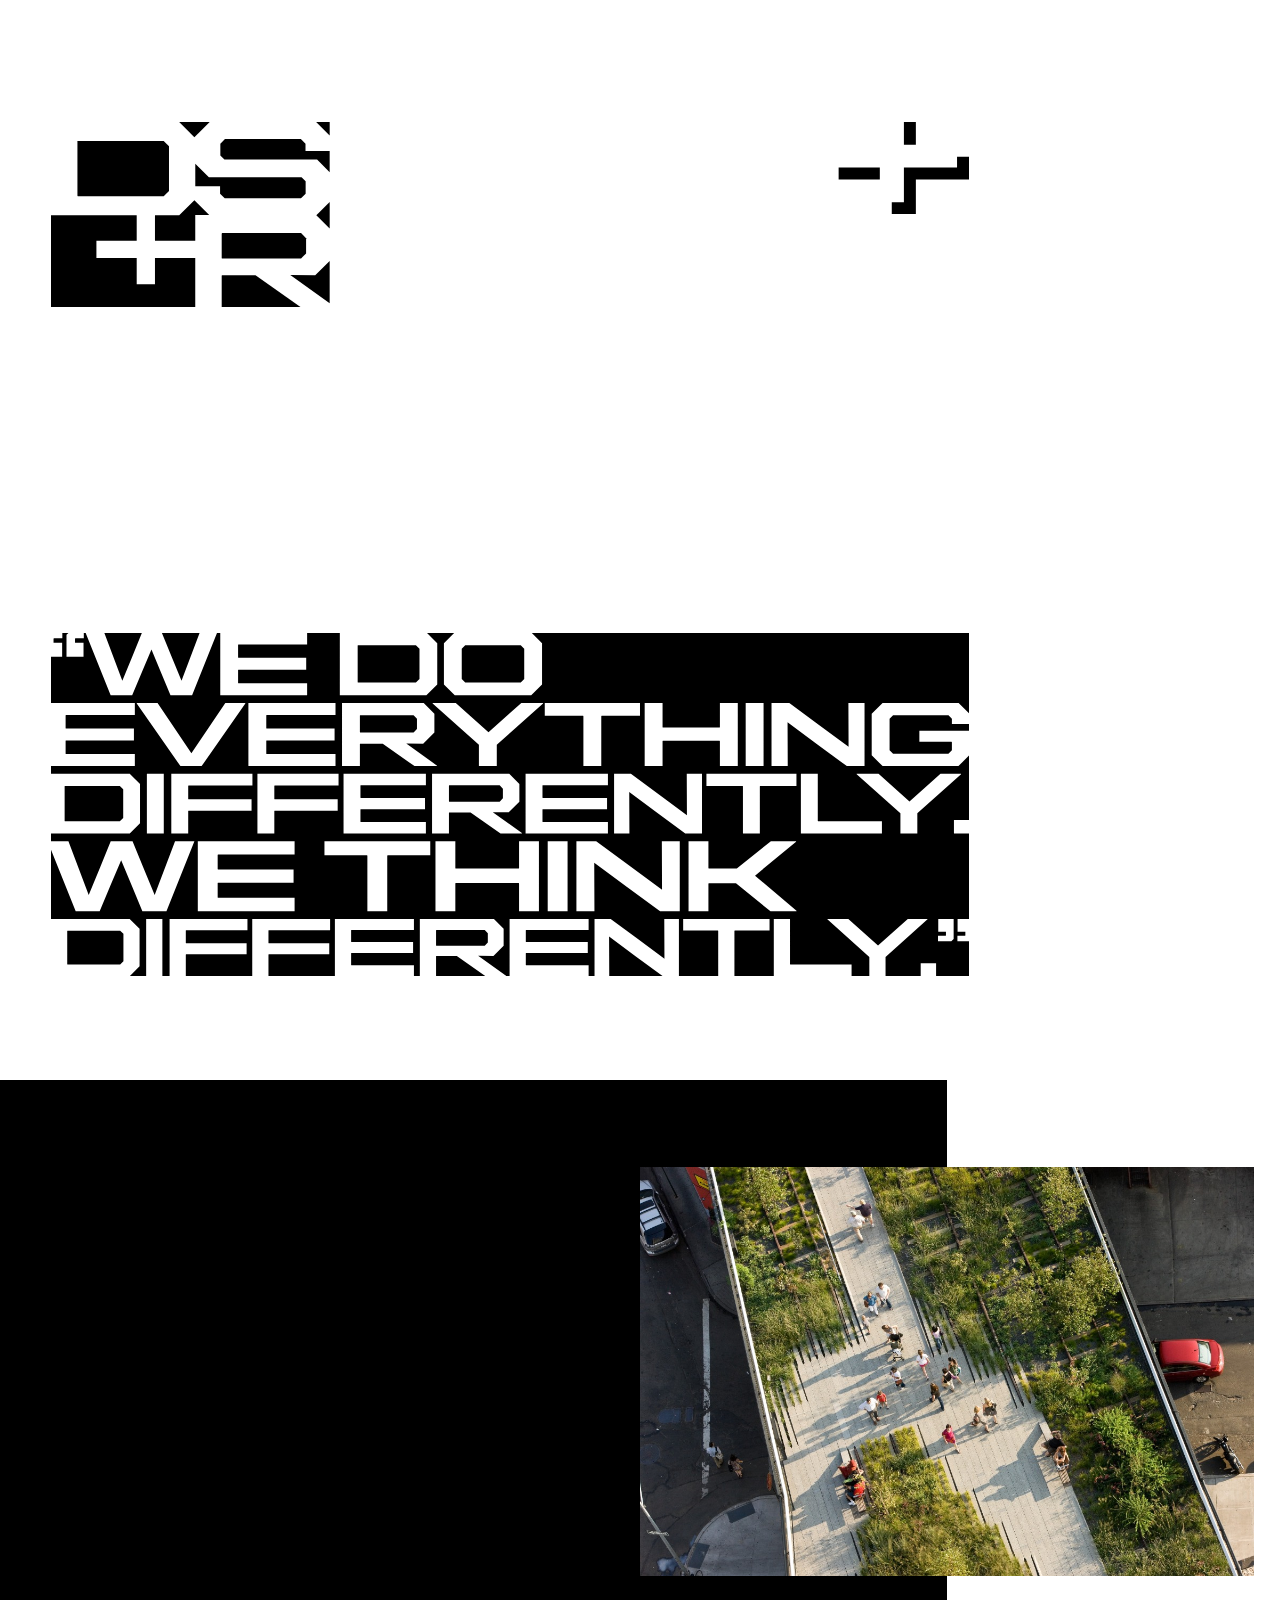
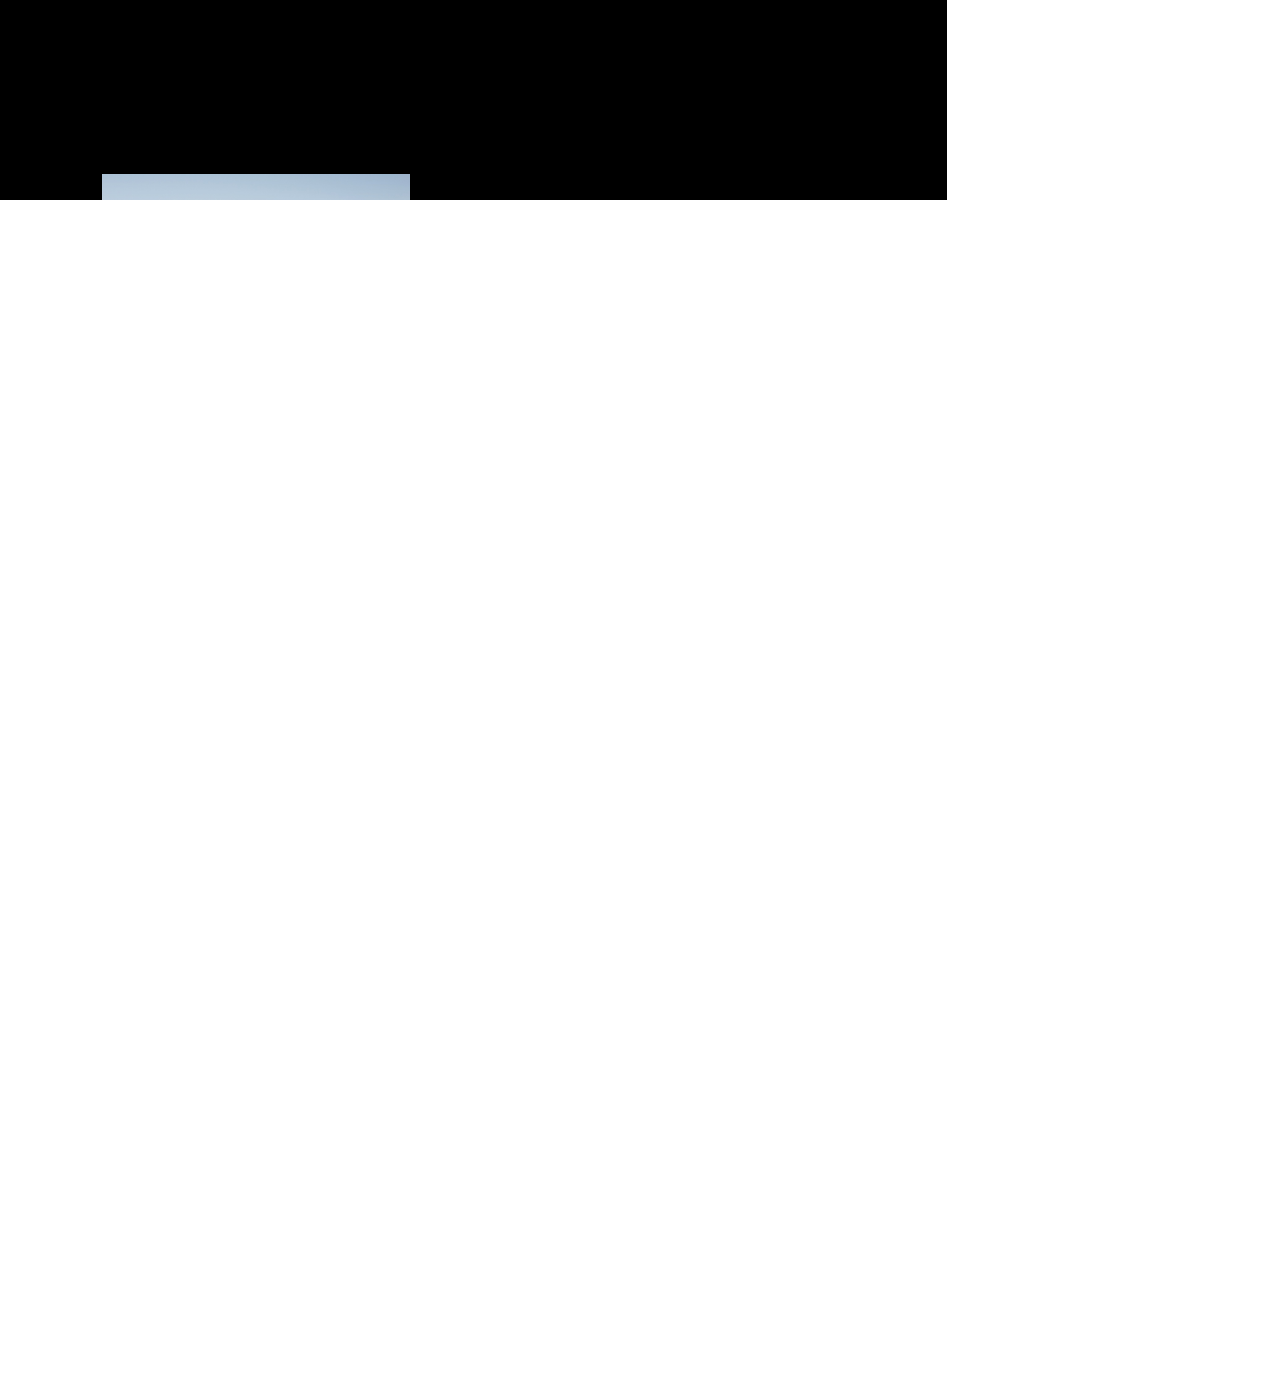
<file: index.html>
<!doctype html>
<html lang="en">
<head>
  <meta charset="utf-8">
  <meta name="viewport" content="width=device-width, initial-scale=1">
  <title>DS+R — Home</title>
  <link rel="stylesheet" href="css/style.css">
  <script src="js/script.js" defer></script>
</head>
<body>
  <main class="home-page" data-page="home">
    <header class="home-navigation">
      <img src="assets/home-nav.svg" alt="DS+R" class="home-nav-art">
      <a class="home-menu-link" href="menu.html" aria-label="Open menu">
        <span aria-hidden="true"></span>
      </a>
    </header>

    <img src="assets/home-quote.svg" alt="We do everything differently" class="home-quote">

    <section class="home-projects" aria-label="Featured projects">
      <div class="home-projects-background" aria-hidden="true"></div>
      <img src="assets/home-highline.jpg" alt="Aerial view of the High Line" class="home-high-line" data-home-carousel="primary">
      <img src="assets/broad-expansion.png" alt="The Broad expansion" class="home-broad">
      <img src="assets/home-columbia.jpg" alt="Columbia University campus" class="home-museum" data-home-carousel="secondary">
      <button class="home-pagination home-pagination-highline" type="button" data-home-control="primary" aria-label="Show next featured project">
      </button>
      <button class="home-pagination home-pagination-museum" type="button" data-home-control="secondary" aria-label="Show next lower featured project">
      </button>
    </section>
  </main>
</body>
</html>
</file>
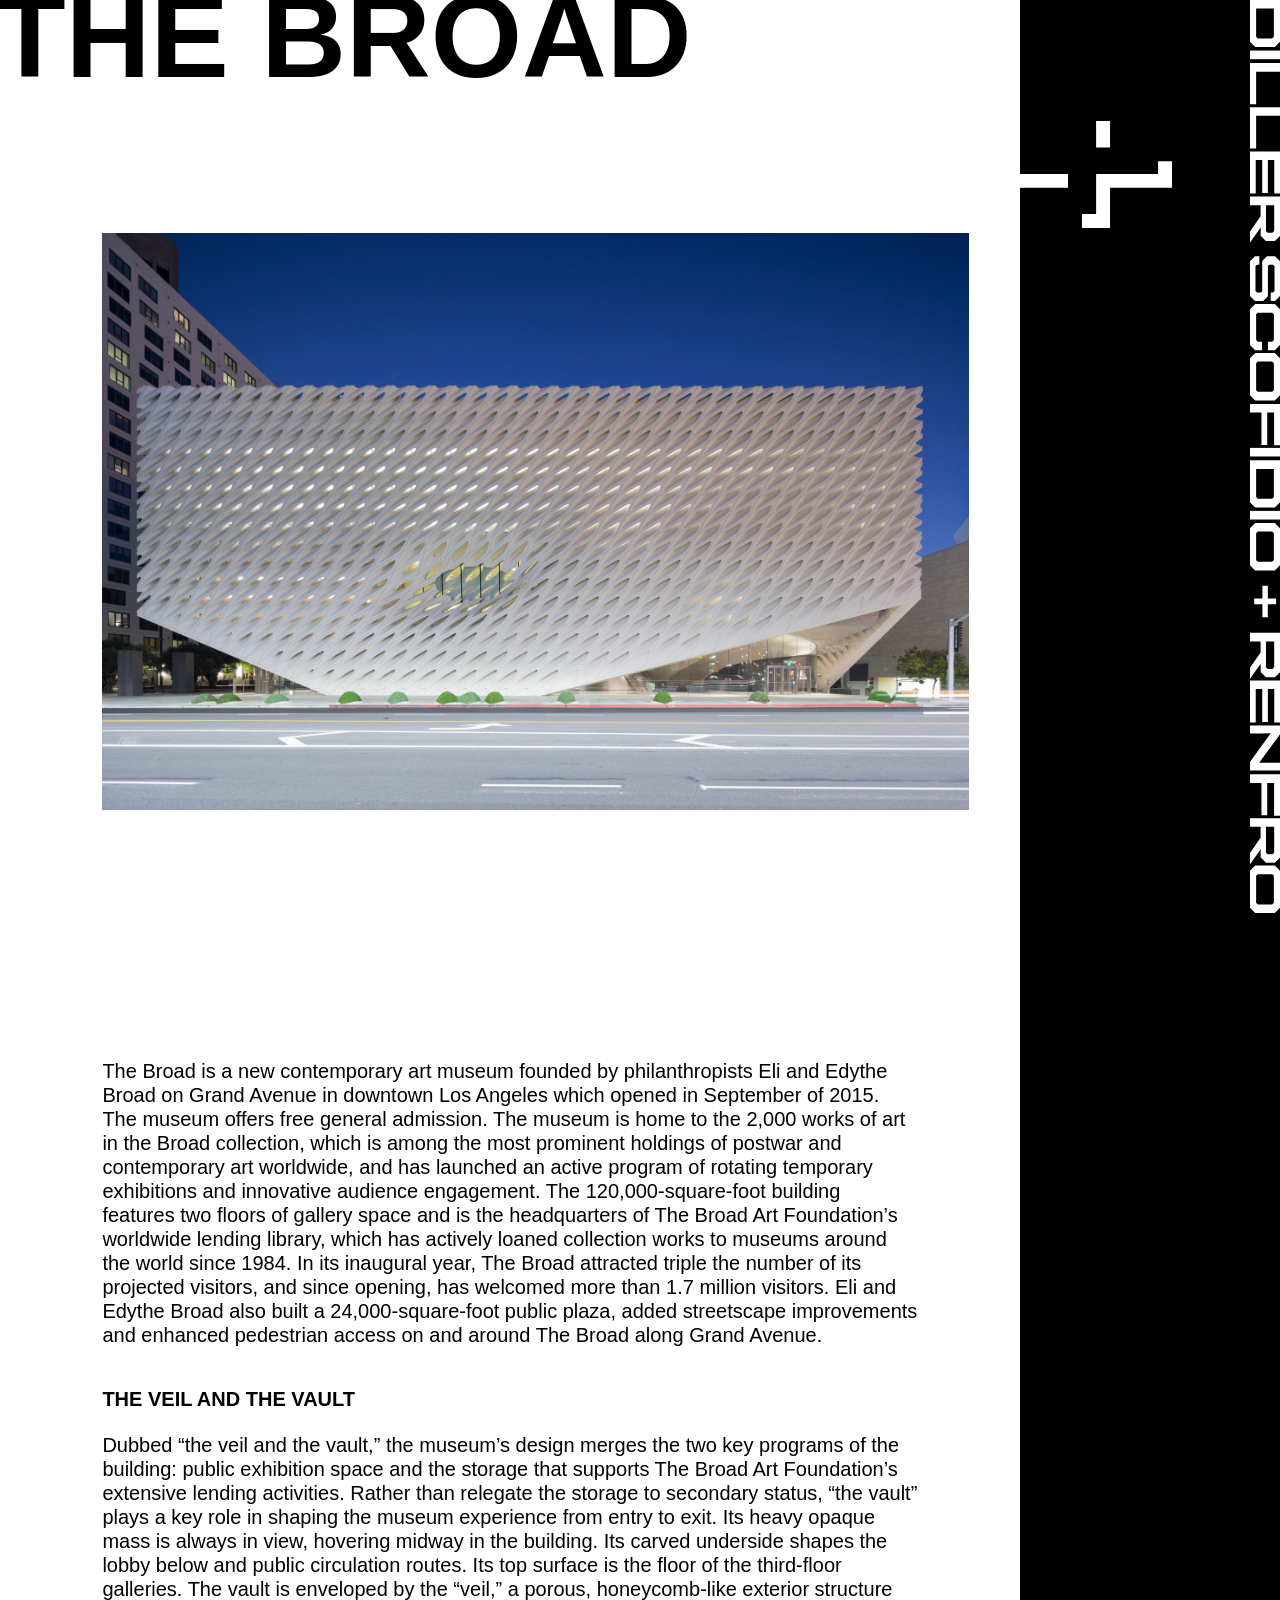
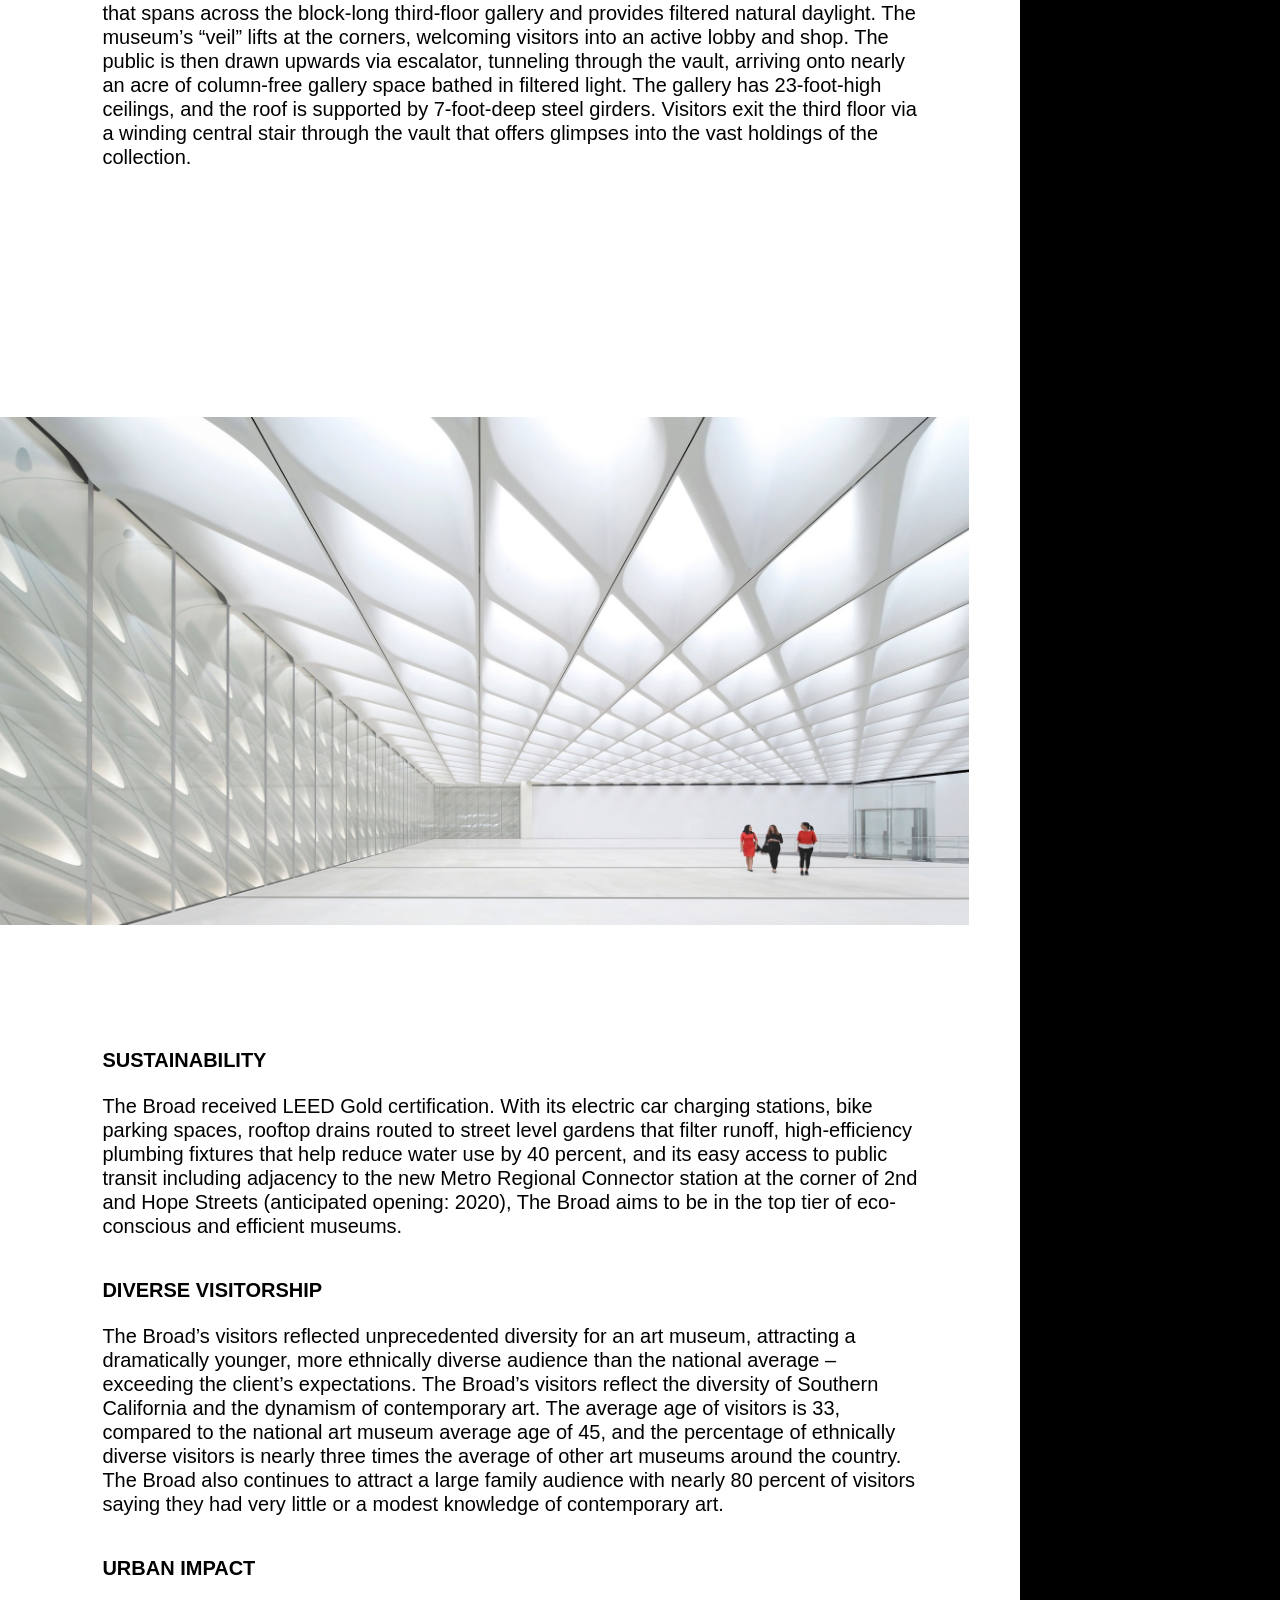
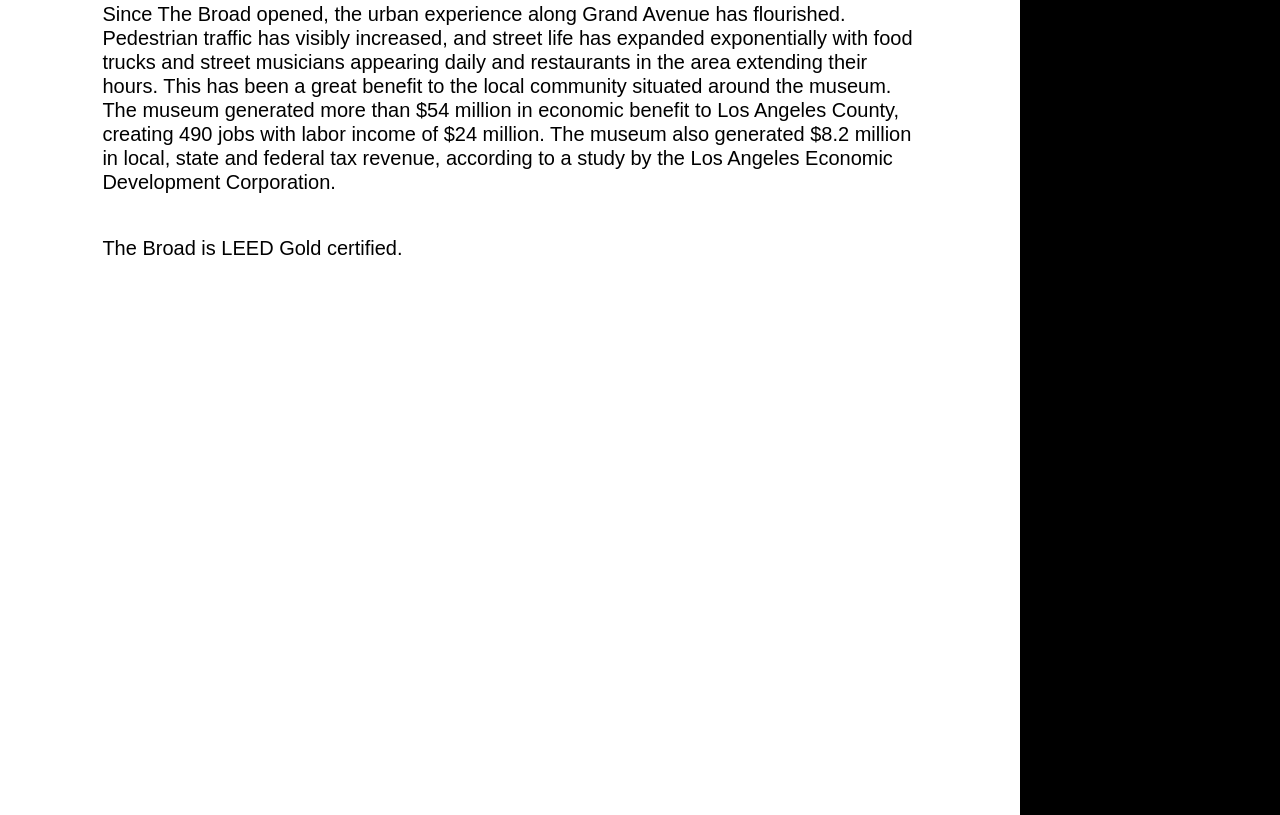
<file: broad.html>
<!doctype html>
<html lang="en">
<head>
  <meta charset="utf-8">
  <meta name="viewport" content="width=device-width, initial-scale=1">
  <title>DS+R — The Broad</title>
  <link rel="stylesheet" href="css/style.css">
</head>
<body>
  <main class="broad-page">
    <article class="broad-content">
      <h1 class="broad-title">The Broad</h1>
      <div class="broad-location">Los Angeles, CA</div>
      <img class="broad-exterior" src="assets/broad/exterior.png" alt="The Broad museum exterior">

      <div class="broad-copy broad-copy-first">
        <p>The Broad is a new contemporary art museum founded by philanthropists Eli and Edythe Broad on Grand Avenue in downtown Los Angeles which opened in September of 2015. The museum offers free general admission. The museum is home to the 2,000 works of art in the Broad collection, which is among the most prominent holdings of postwar and contemporary art worldwide, and has launched an active program of rotating temporary exhibitions and innovative audience engagement. The 120,000-square-foot building features two floors of gallery space and is the headquarters of The Broad Art Foundation’s worldwide lending library, which has actively loaned collection works to museums around the world since 1984. In its inaugural year, The Broad attracted triple the number of its projected visitors, and since opening, has welcomed more than 1.7 million visitors. Eli and Edythe Broad also built a 24,000-square-foot public plaza, added streetscape improvements and enhanced pedestrian access on and around The Broad along Grand Avenue.</p>

        <section>
          <h2>THE VEIL AND THE VAULT</h2>
          <p>Dubbed “the veil and the vault,” the museum’s design merges the two key programs of the building: public exhibition space and the storage that supports The Broad Art Foundation’s extensive lending activities. Rather than relegate the storage to secondary status, “the vault” plays a key role in shaping the museum experience from entry to exit. Its heavy opaque mass is always in view, hovering midway in the building. Its carved underside shapes the lobby below and public circulation routes. Its top surface is the floor of the third-floor galleries. The vault is enveloped by the “veil,” a porous, honeycomb-like exterior structure that spans across the block-long third-floor gallery and provides filtered natural daylight. The museum’s “veil” lifts at the corners, welcoming visitors into an active lobby and shop. The public is then drawn upwards via escalator, tunneling through the vault, arriving onto nearly an acre of column-free gallery space bathed in filtered light. The gallery has 23-foot-high ceilings, and the roof is supported by 7-foot-deep steel girders. Visitors exit the third floor via a winding central stair through the vault that offers glimpses into the vast holdings of the collection.</p>
        </section>
      </div>

      <div class="broad-copy broad-copy-second">
        <section>
          <h2>SUSTAINABILITY</h2>
          <p>The Broad received LEED Gold certification. With its electric car charging stations, bike parking spaces, rooftop drains routed to street level gardens that filter runoff, high-efficiency plumbing fixtures that help reduce water use by 40 percent, and its easy access to public transit including adjacency to the new Metro Regional Connector station at the corner of 2nd and Hope Streets (anticipated opening: 2020), The Broad aims to be in the top tier of eco-conscious and efficient museums.</p>
        </section>

        <section>
          <h2>DIVERSE VISITORSHIP</h2>
          <p>The Broad’s visitors reflected unprecedented diversity for an art museum, attracting a dramatically younger, more ethnically diverse audience than the national average – exceeding the client’s expectations. The Broad’s visitors reflect the diversity of Southern California and the dynamism of contemporary art. The average age of visitors is 33, compared to the national art museum average age of 45, and the percentage of ethnically diverse visitors is nearly three times the average of other art museums around the country. The Broad also continues to attract a large family audience with nearly 80 percent of visitors saying they had very little or a modest knowledge of contemporary art.</p>
        </section>

        <section>
          <h2>URBAN IMPACT</h2>
          <p>Since The Broad opened, the urban experience along Grand Avenue has flourished. Pedestrian traffic has visibly increased, and street life has expanded exponentially with food trucks and street musicians appearing daily and restaurants in the area extending their hours. This has been a great benefit to the local community situated around the museum. The museum generated more than $54 million in economic benefit to Los Angeles County, creating 490 jobs with labor income of $24 million. The museum also generated $8.2 million in local, state and federal tax revenue, according to a study by the Los Angeles Economic Development Corporation.</p>
        </section>

        <p>The Broad is LEED Gold certified.</p>
      </div>

      <img class="broad-interior" src="assets/broad/interior.png" alt="Interior of The Broad museum">
    </article>

    <aside class="broad-rail" aria-label="DS+R menu controls">
      <a class="menu-vertical-link" href="menu.html" aria-label="Open menu">
        <img class="menu-vertical" src="assets/broad/menu-vertical.svg" alt="">
      </a>
      <img class="side-name" src="assets/broad/side-name.svg" alt="DS+R">
    </aside>
  </main>
</body>
</html>
</file>
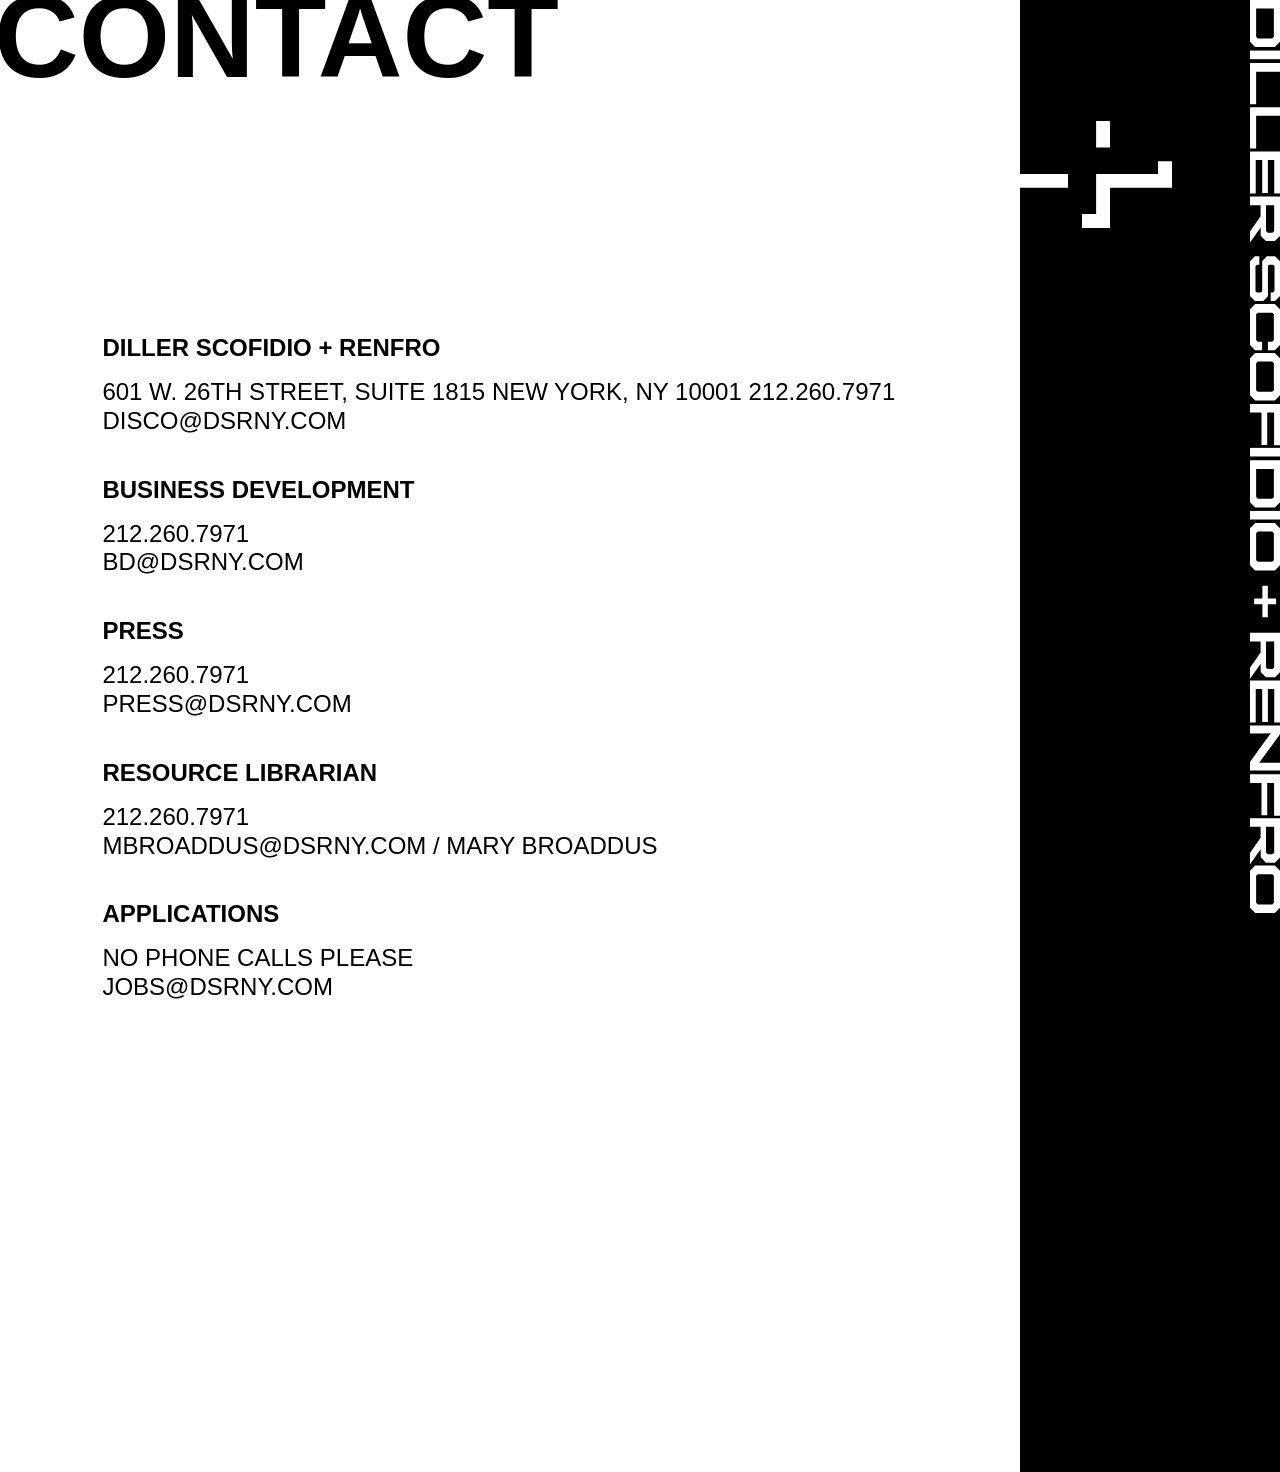
<file: contact.html>
<!doctype html>
<html lang="en">
<head>
  <meta charset="utf-8">
  <meta name="viewport" content="width=device-width, initial-scale=1">
  <title>DS+R — Contact</title>
  <link rel="stylesheet" href="css/style.css">
</head>
<body>
  <main class="contact-page">
    <article class="contact-content">
      <h1 class="contact-title">Contact</h1>
      <div class="contact-copy">
        <section>
          <h2>Diller Scofidio + Renfro</h2>
          <p>601 W. 26th Street, Suite 1815 New York, NY 10001 212.260.7971<br>disco@dsrny.com</p>
        </section>
        <section>
          <h2>Business Development</h2>
          <p>212.260.7971<br>bd@dsrny.com</p>
        </section>
        <section>
          <h2>Press</h2>
          <p>212.260.7971<br>press@dsrny.com</p>
        </section>
        <section>
          <h2>Resource Librarian</h2>
          <p>212.260.7971<br>mbroaddus@dsrny.com / Mary Broaddus</p>
        </section>
        <section>
          <h2>Applications</h2>
          <p>No phone calls please<br>jobs@dsrny.com</p>
        </section>
      </div>
    </article>

    <aside class="contact-rail" aria-label="DS+R menu controls">
      <a class="menu-vertical-link" href="menu.html" aria-label="Open menu">
        <img class="menu-vertical" src="assets/contact/menu-vertical.svg" alt="">
      </a>
      <img class="side-name" src="assets/contact/side-name.svg" alt="DS+R">
    </aside>
  </main>
</body>
</html>
</file>
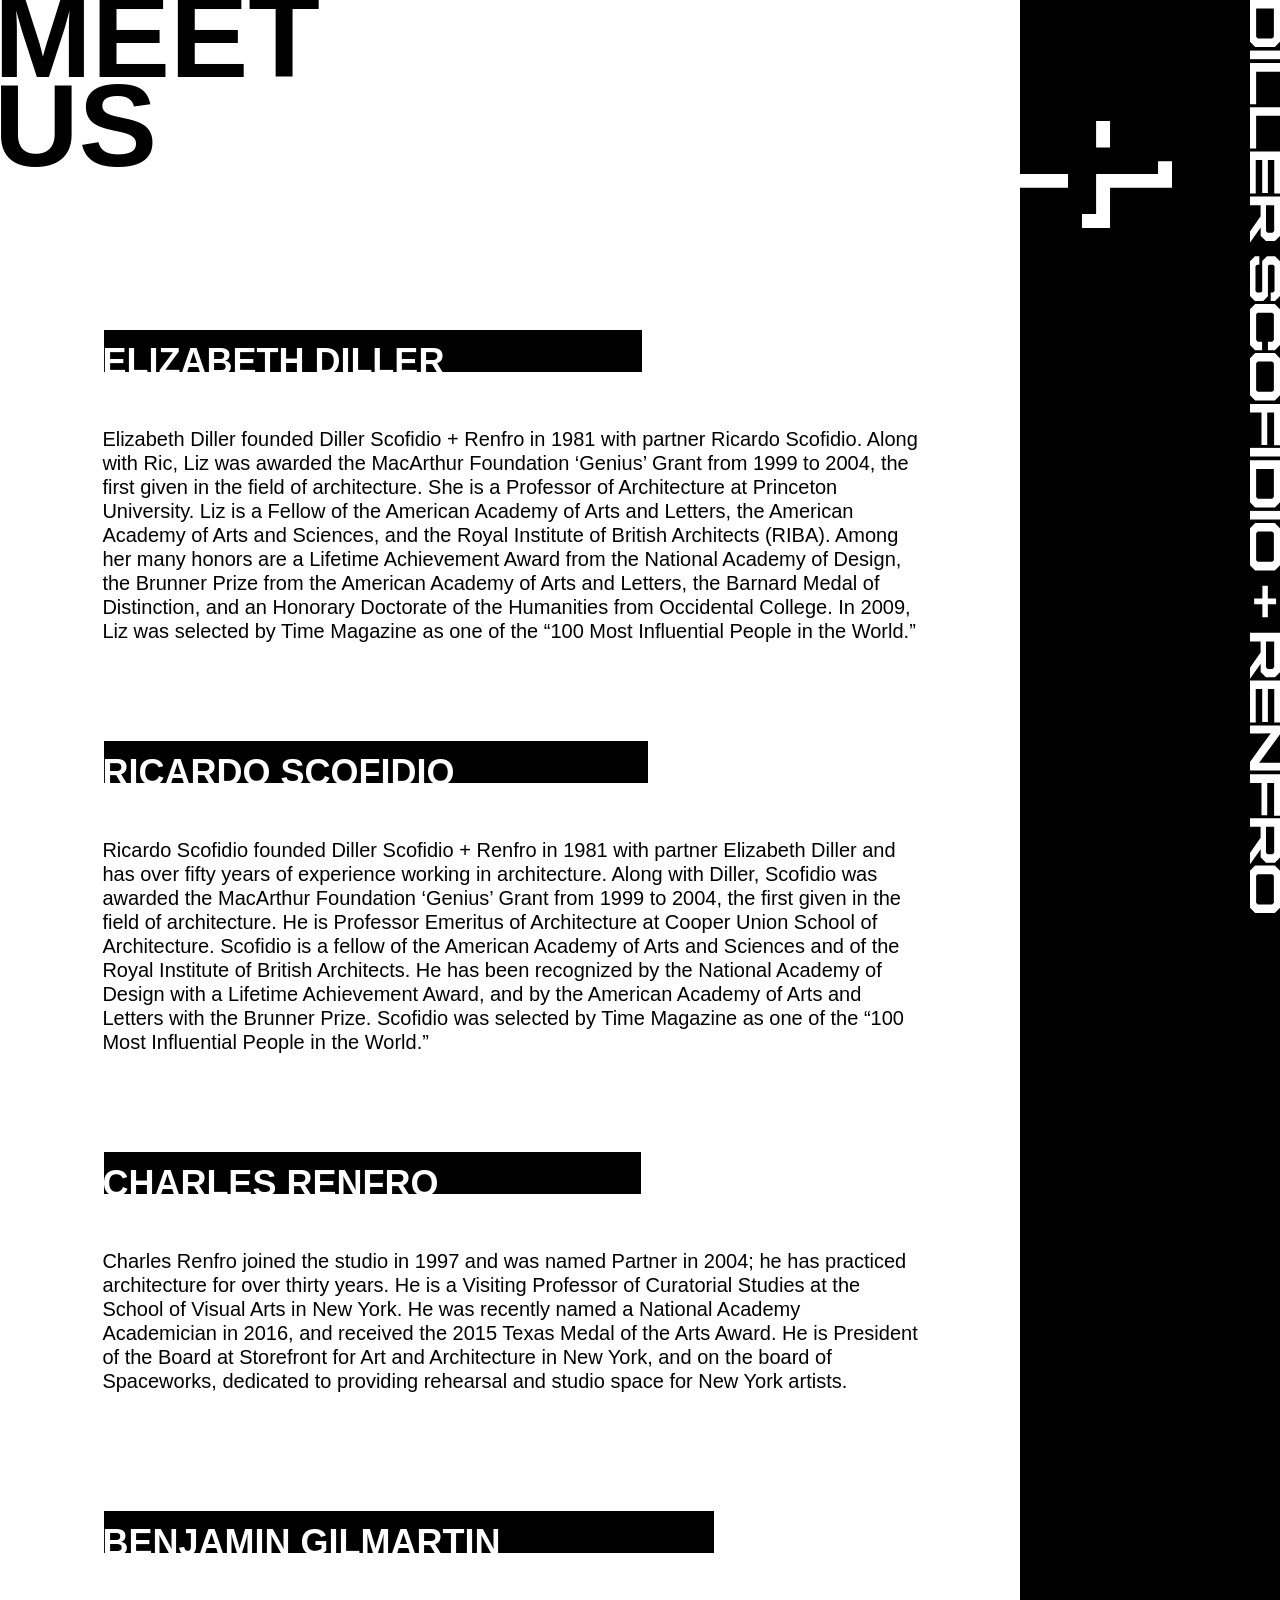
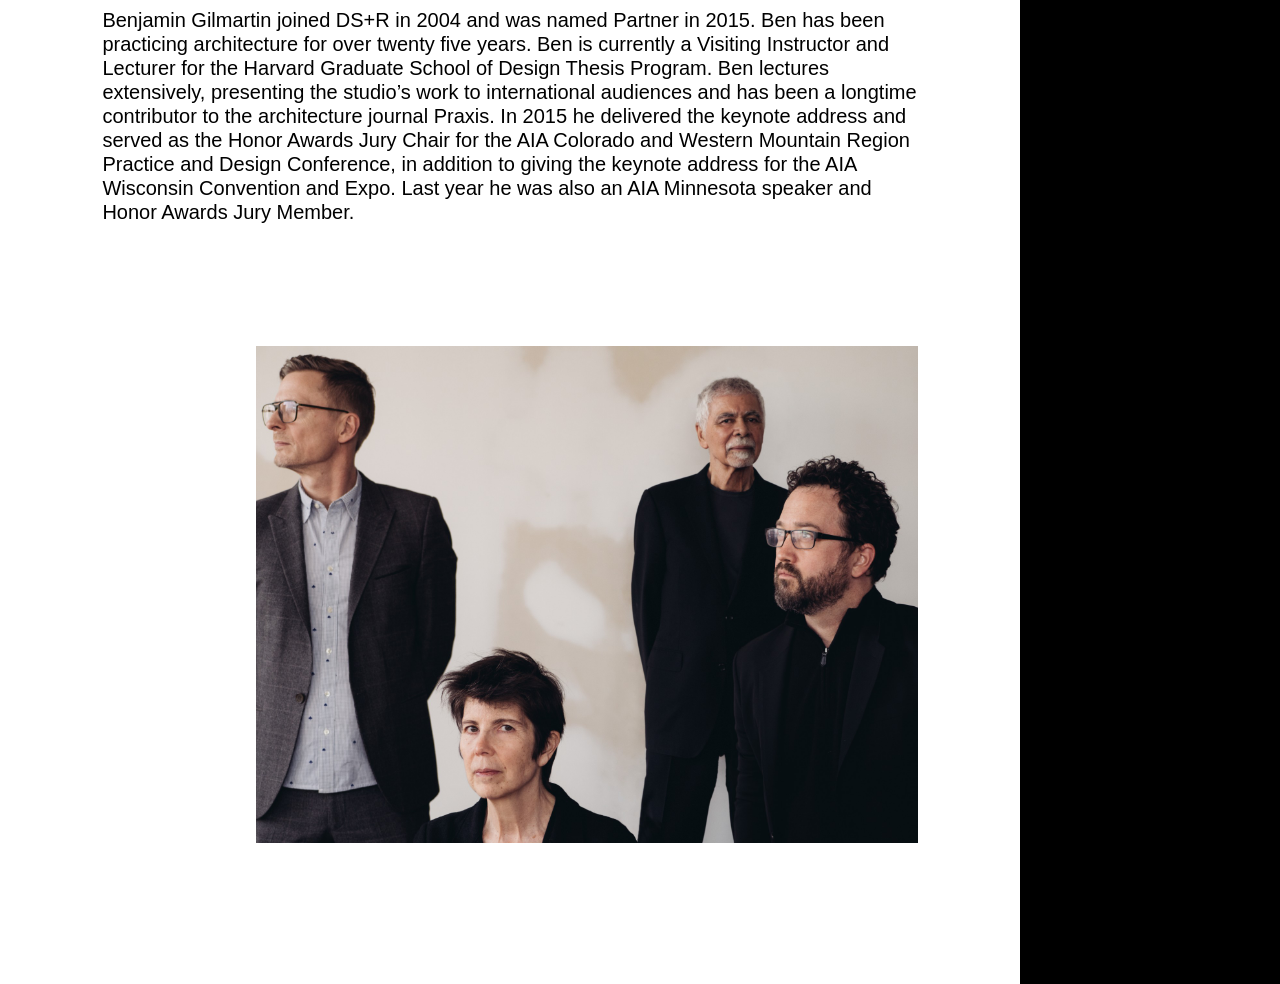
<file: meet-us.html>
<!doctype html>
<html lang="en">
<head>
  <meta charset="utf-8">
  <meta name="viewport" content="width=device-width, initial-scale=1">
  <title>DS+R — Meet Us</title>
  <link rel="stylesheet" href="css/style.css">
</head>
<body>
  <main class="meet-us-page">
    <article class="meet-us-content">
      <h1 class="meet-us-title">Meet<br>us</h1>

      <section class="person person-diller">
        <h2>Elizabeth Diller</h2>
        <p>Elizabeth Diller founded Diller Scofidio + Renfro in 1981 with partner Ricardo Scofidio. Along with Ric, Liz was awarded the MacArthur Foundation ‘Genius’ Grant from 1999 to 2004, the first given in the field of architecture. She is a Professor of Architecture at Princeton University. Liz is a Fellow of the American Academy of Arts and Letters, the American Academy of Arts and Sciences, and the Royal Institute of British Architects (RIBA). Among her many honors are a Lifetime Achievement Award from the National Academy of Design, the Brunner Prize from the American Academy of Arts and Letters, the Barnard Medal of Distinction, and an Honorary Doctorate of the Humanities from Occidental College. In 2009, Liz was selected by Time Magazine as one of the “100 Most Influential People in the World.”</p>
      </section>

      <section class="person person-scofidio">
        <h2>Ricardo Scofidio</h2>
        <p>Ricardo Scofidio founded Diller Scofidio + Renfro in 1981 with partner Elizabeth Diller and has over fifty years of experience working in architecture. Along with Diller, Scofidio was awarded the MacArthur Foundation ‘Genius’ Grant from 1999 to 2004, the first given in the field of architecture. He is Professor Emeritus of Architecture at Cooper Union School of Architecture. Scofidio is a fellow of the American Academy of Arts and Sciences and of the Royal Institute of British Architects. He has been recognized by the National Academy of Design with a Lifetime Achievement Award, and by the American Academy of Arts and Letters with the Brunner Prize. Scofidio was selected by Time Magazine as one of the “100 Most Influential People in the World.”</p>
      </section>

      <section class="person person-renfro">
        <h2>Charles Renfro</h2>
        <p>Charles Renfro joined the studio in 1997 and was named Partner in 2004; he has practiced architecture for over thirty years. He is a Visiting Professor of Curatorial Studies at the School of Visual Arts in New York. He was recently named a National Academy Academician in 2016, and received the 2015 Texas Medal of the Arts Award. He is President of the Board at Storefront for Art and Architecture in New York, and on the board of Spaceworks, dedicated to providing rehearsal and studio space for New York artists.</p>
      </section>

      <section class="person person-gilmartin">
        <h2>Benjamin Gilmartin</h2>
        <p>Benjamin Gilmartin joined DS+R in 2004 and was named Partner in 2015. Ben has been practicing architecture for over twenty five years. Ben is currently a Visiting Instructor and Lecturer for the Harvard Graduate School of Design Thesis Program. Ben lectures extensively, presenting the studio’s work to international audiences and has been a longtime contributor to the architecture journal Praxis. In 2015 he delivered the keynote address and served as the Honor Awards Jury Chair for the AIA Colorado and Western Mountain Region Practice and Design Conference, in addition to giving the keynote address for the AIA Wisconsin Convention and Expo. Last year he was also an AIA Minnesota speaker and Honor Awards Jury Member.</p>
      </section>

      <img class="meet-us-image" src="assets/meet-us/partner-image.png" alt="DS+R partners">
    </article>

    <aside class="meet-us-rail" aria-label="DS+R menu controls">
      <a class="menu-vertical-link" href="menu.html" aria-label="Open menu">
        <img class="menu-vertical" src="assets/meet-us/menu-vertical.svg" alt="">
      </a>
      <img class="side-name" src="assets/meet-us/side-name.svg" alt="DS+R">
    </aside>
  </main>
</body>
</html>
</file>
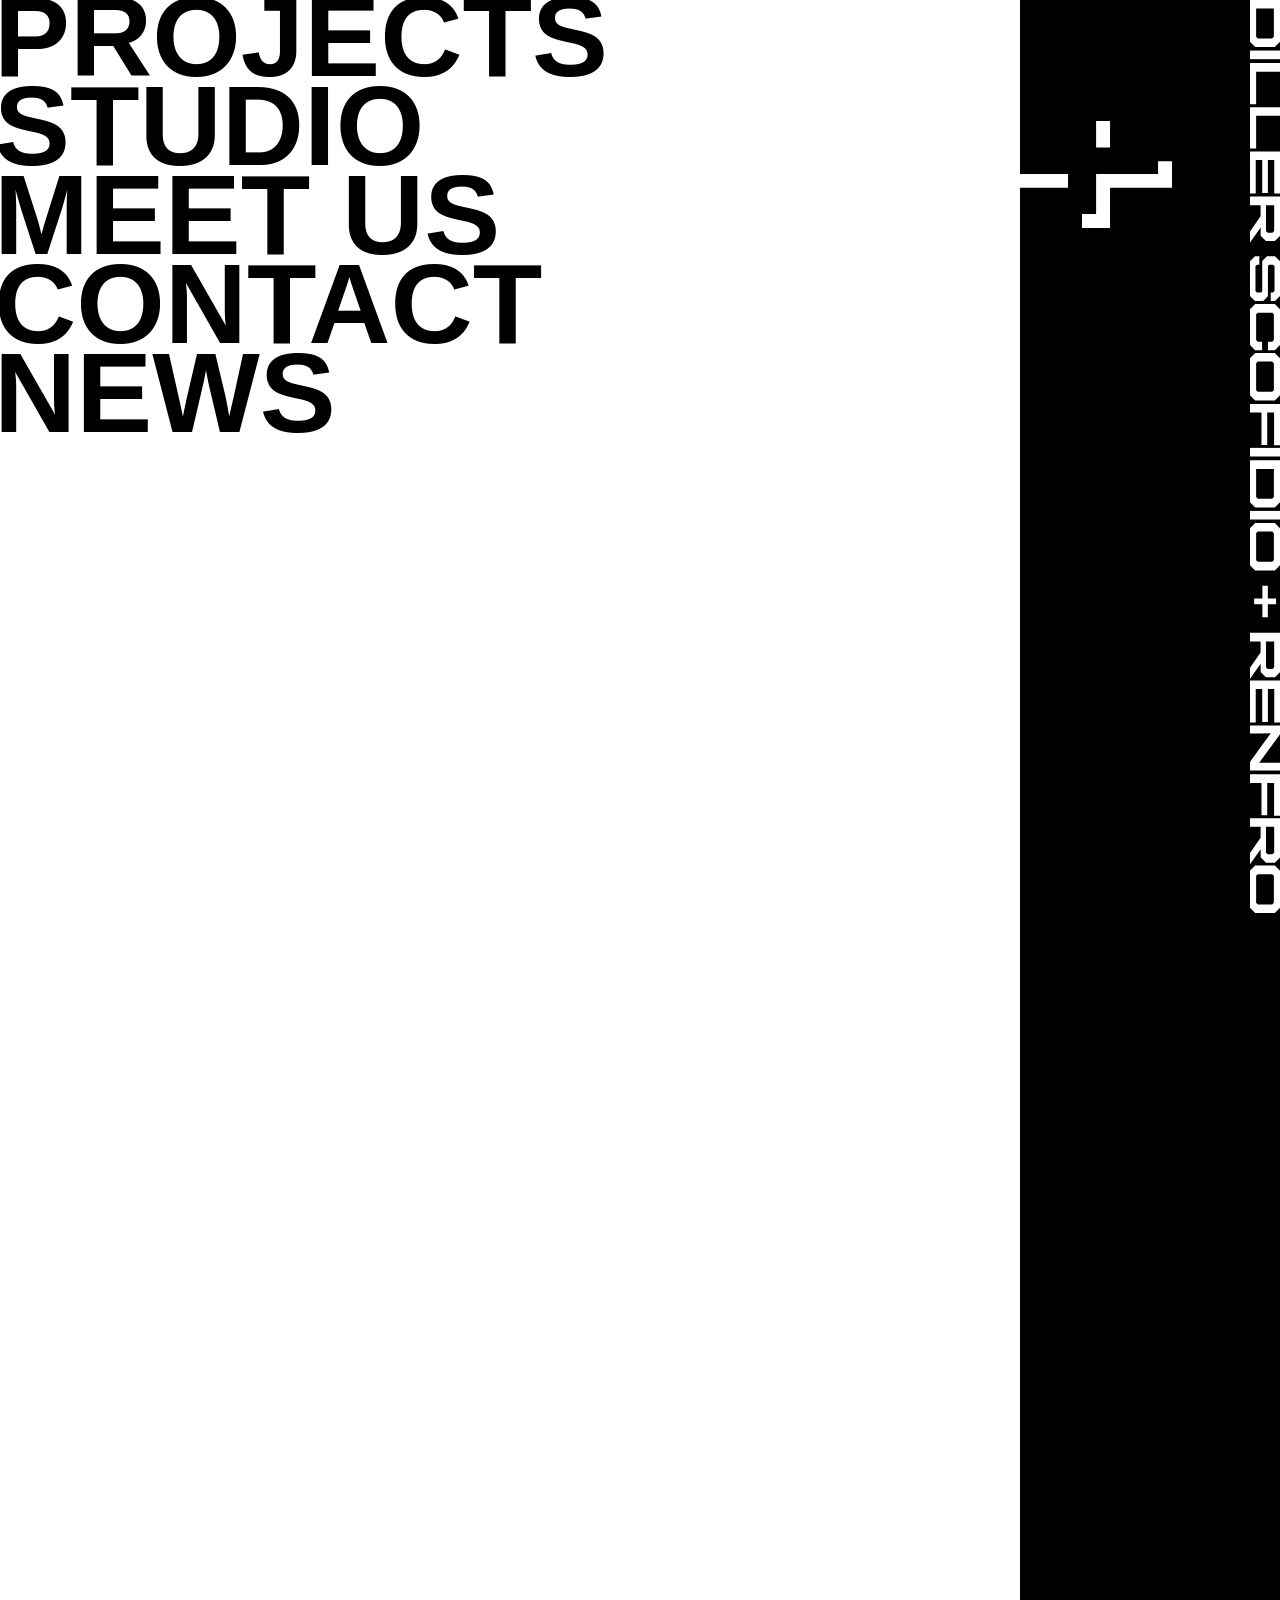
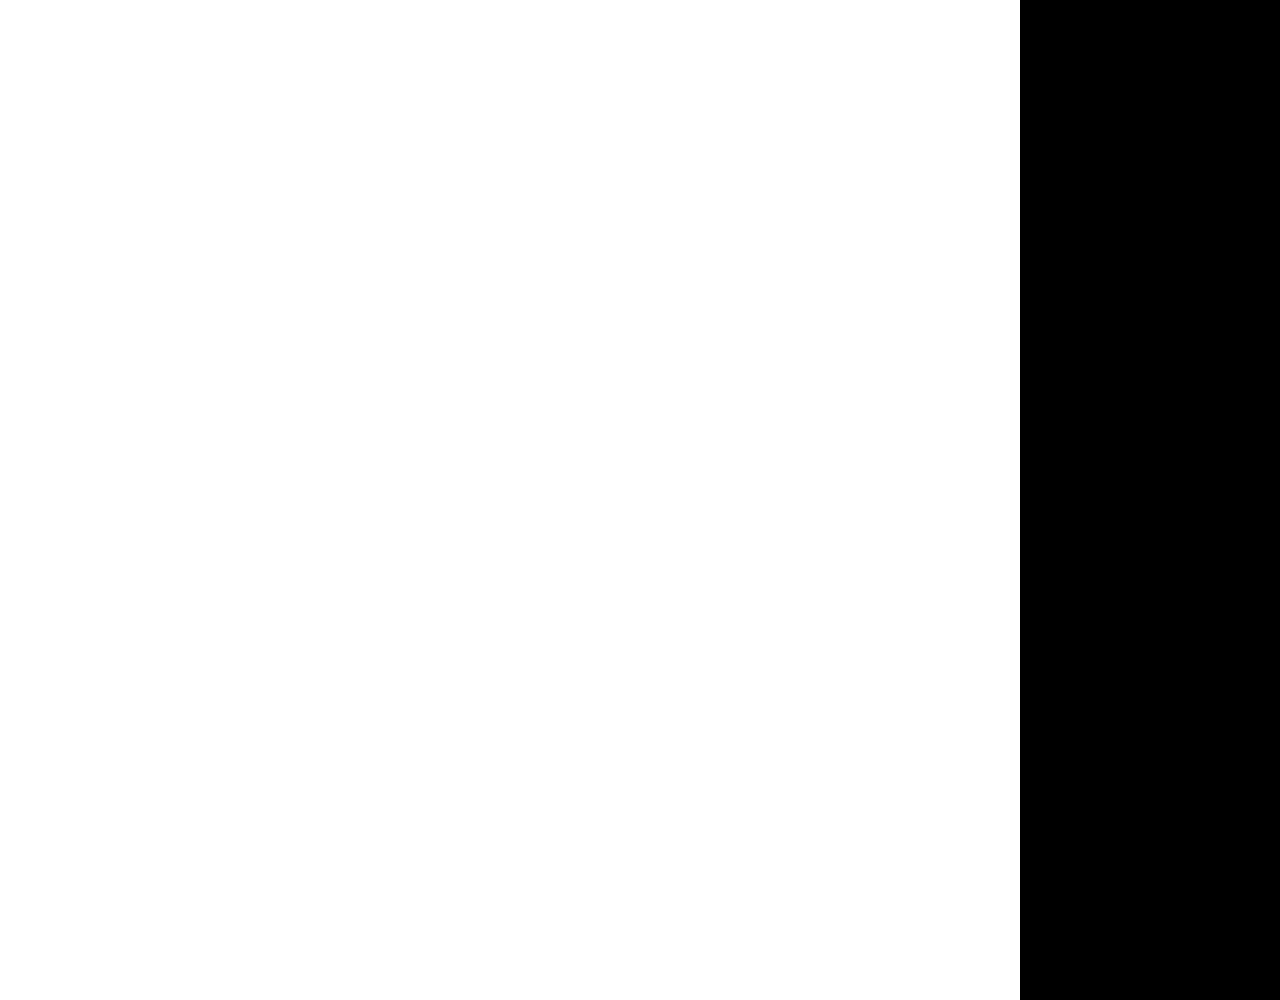
<file: menu.html>
<!doctype html>
<html lang="en">
<head>
  <meta charset="utf-8">
  <meta name="viewport" content="width=device-width, initial-scale=1">
  <title>DS+R — Menu</title>
  <link rel="stylesheet" href="css/style.css">
  <script src="js/script.js" defer></script>
</head>
<body>
  <main class="menu-page" data-page="menu">
    <nav class="menu-links" aria-label="Primary navigation">
      <a href="projects.html">Projects</a>
      <a href="studio.html">Studio</a>
      <a href="meet-us.html">meet us</a>
      <a href="contact.html">contact</a>
      <a href="news.html">news</a>
    </nav>

    <aside class="menu-rail" aria-label="DS+R menu controls">
      <a class="menu-vertical-link" href="index.html" aria-label="Return home">
        <img class="menu-vertical" src="assets/menu-vertical.svg" alt="">
      </a>
      <img class="side-name" src="assets/side-name.svg" alt="DS+R">
    </aside>
  </main>
</body>
</html>
</file>
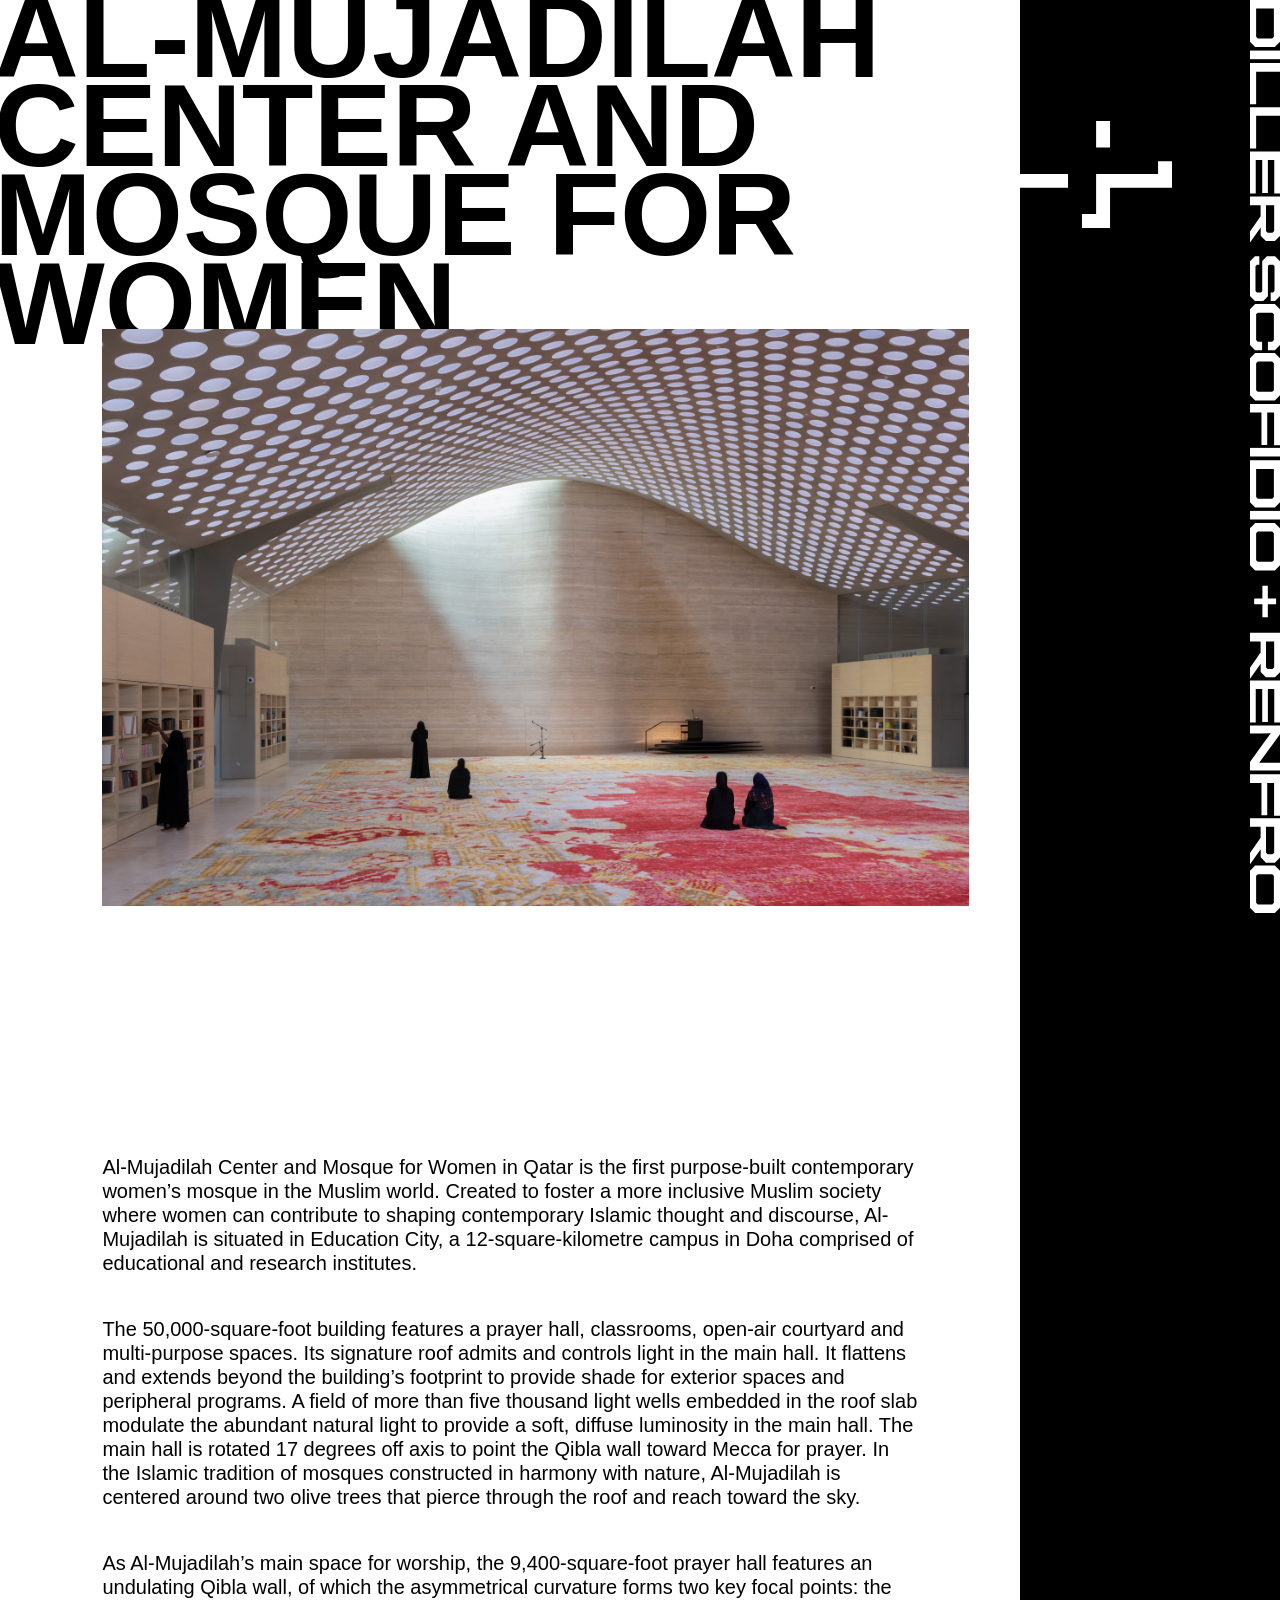
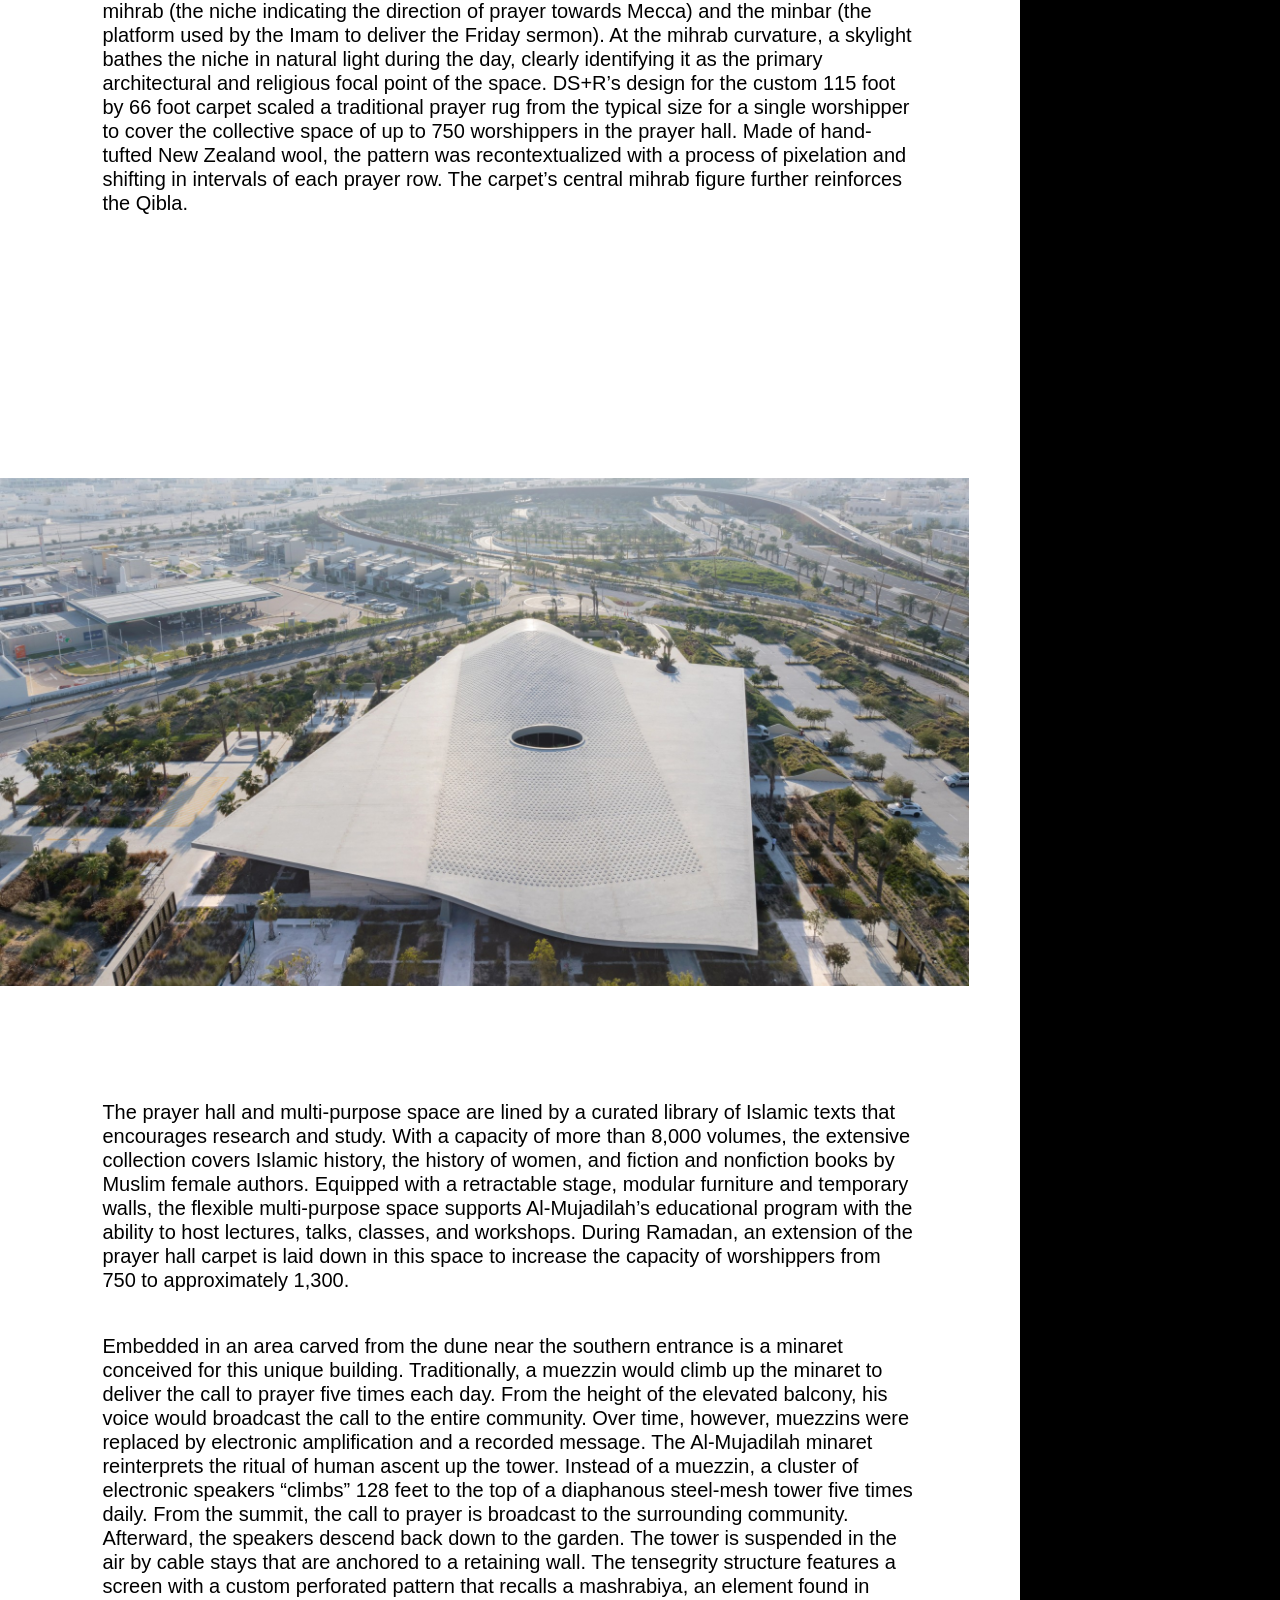
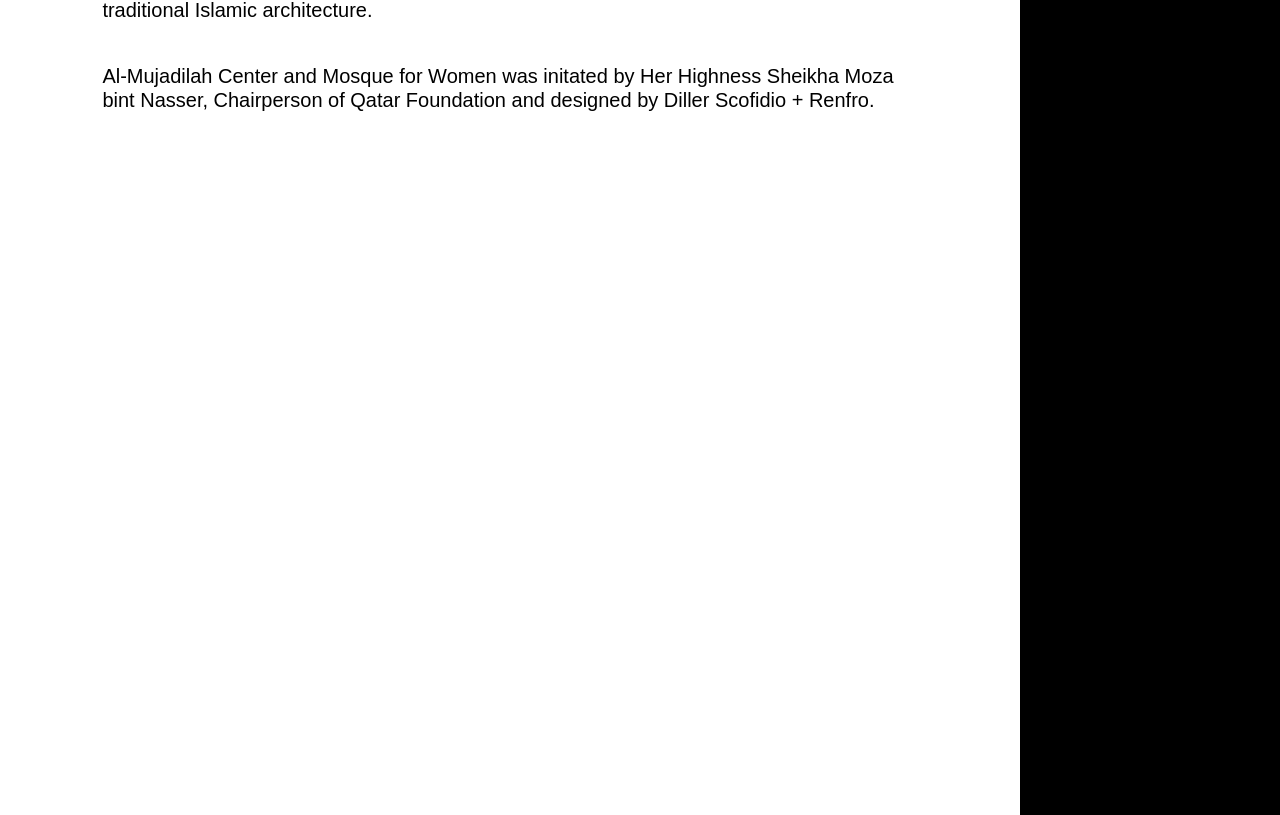
<file: mosque.html>
<!doctype html>
<html lang="en">
<head>
  <meta charset="utf-8">
  <meta name="viewport" content="width=device-width, initial-scale=1">
  <title>DS+R — Al-Mujadilah Center and Mosque for Women</title>
  <link rel="stylesheet" href="css/style.css">
</head>
<body>
  <main class="mosque-page">
    <article class="mosque-content">
      <h1 class="mosque-title">Al-Mujadilah Center and Mosque for Women</h1>
      <div class="mosque-location">Doha, Qatar</div>
      <img class="mosque-exterior" src="assets/mosque/exterior.png" alt="Al-Mujadilah Center and Mosque for Women in Doha">

      <div class="mosque-copy mosque-copy-first">
        <p>Al-Mujadilah Center and Mosque for Women in Qatar is the first purpose-built contemporary women’s mosque in the Muslim world. Created to foster a more inclusive Muslim society where women can contribute to shaping contemporary Islamic thought and discourse, Al-Mujadilah is situated in Education City, a 12-square-kilometre campus in Doha comprised of educational and research institutes.</p>
        <p>The 50,000-square-foot building features a prayer hall, classrooms, open-air courtyard and multi-purpose spaces. Its signature roof admits and controls light in the main hall. It flattens and extends beyond the building’s footprint to provide shade for exterior spaces and peripheral programs. A field of more than five thousand light wells embedded in the roof slab modulate the abundant natural light to provide a soft, diffuse luminosity in the main hall. The main hall is rotated 17 degrees off axis to point the Qibla wall toward Mecca for prayer. In the Islamic tradition of mosques constructed in harmony with nature, Al-Mujadilah is centered around two olive trees that pierce through the roof and reach toward the sky.</p>
        <p>As Al-Mujadilah’s main space for worship, the 9,400-square-foot prayer hall features an undulating Qibla wall, of which the asymmetrical curvature forms two key focal points: the mihrab (the niche indicating the direction of prayer towards Mecca) and the minbar (the platform used by the Imam to deliver the Friday sermon). At the mihrab curvature, a skylight bathes the niche in natural light during the day, clearly identifying it as the primary architectural and religious focal point of the space. DS+R’s design for the custom 115 foot by 66 foot carpet scaled a traditional prayer rug from the typical size for a single worshipper to cover the collective space of up to 750 worshippers in the prayer hall. Made of hand-tufted New Zealand wool, the pattern was recontextualized with a process of pixelation and shifting in intervals of each prayer row. The carpet’s central mihrab figure further reinforces the Qibla.</p>
      </div>

      <img class="mosque-interior" src="assets/mosque/interior-1.png" alt="Interior of Al-Mujadilah Center and Mosque for Women">

      <div class="mosque-copy mosque-copy-second">
        <p>The prayer hall and multi-purpose space are lined by a curated library of Islamic texts that encourages research and study. With a capacity of more than 8,000 volumes, the extensive collection covers Islamic history, the history of women, and fiction and nonfiction books by Muslim female authors. Equipped with a retractable stage, modular furniture and temporary walls, the flexible multi-purpose space supports Al-Mujadilah’s educational program with the ability to host lectures, talks, classes, and workshops. During Ramadan, an extension of the prayer hall carpet is laid down in this space to increase the capacity of worshippers from 750 to approximately 1,300.</p>
        <p>Embedded in an area carved from the dune near the southern entrance is a minaret conceived for this unique building. Traditionally, a muezzin would climb up the minaret to deliver the call to prayer five times each day. From the height of the elevated balcony, his voice would broadcast the call to the entire community. Over time, however, muezzins were replaced by electronic amplification and a recorded message. The Al-Mujadilah minaret reinterprets the ritual of human ascent up the tower. Instead of a muezzin, a cluster of electronic speakers “climbs” 128 feet to the top of a diaphanous steel-mesh tower five times daily. From the summit, the call to prayer is broadcast to the surrounding community. Afterward, the speakers descend back down to the garden. The tower is suspended in the air by cable stays that are anchored to a retaining wall. The tensegrity structure features a screen with a custom perforated pattern that recalls a mashrabiya, an element found in traditional Islamic architecture.</p>
        <p>Al-Mujadilah Center and Mosque for Women was initated by Her Highness Sheikha Moza bint Nasser, Chairperson of Qatar Foundation and designed by Diller Scofidio + Renfro.</p>
      </div>
    </article>

    <aside class="mosque-rail" aria-label="DS+R menu controls">
      <a class="menu-vertical-link" href="menu.html" aria-label="Open menu">
        <img class="menu-vertical" src="assets/mosque/menu-vertical.svg" alt="">
      </a>
      <img class="side-name" src="assets/mosque/side-name.svg" alt="DS+R">
    </aside>
  </main>
</body>
</html>
</file>
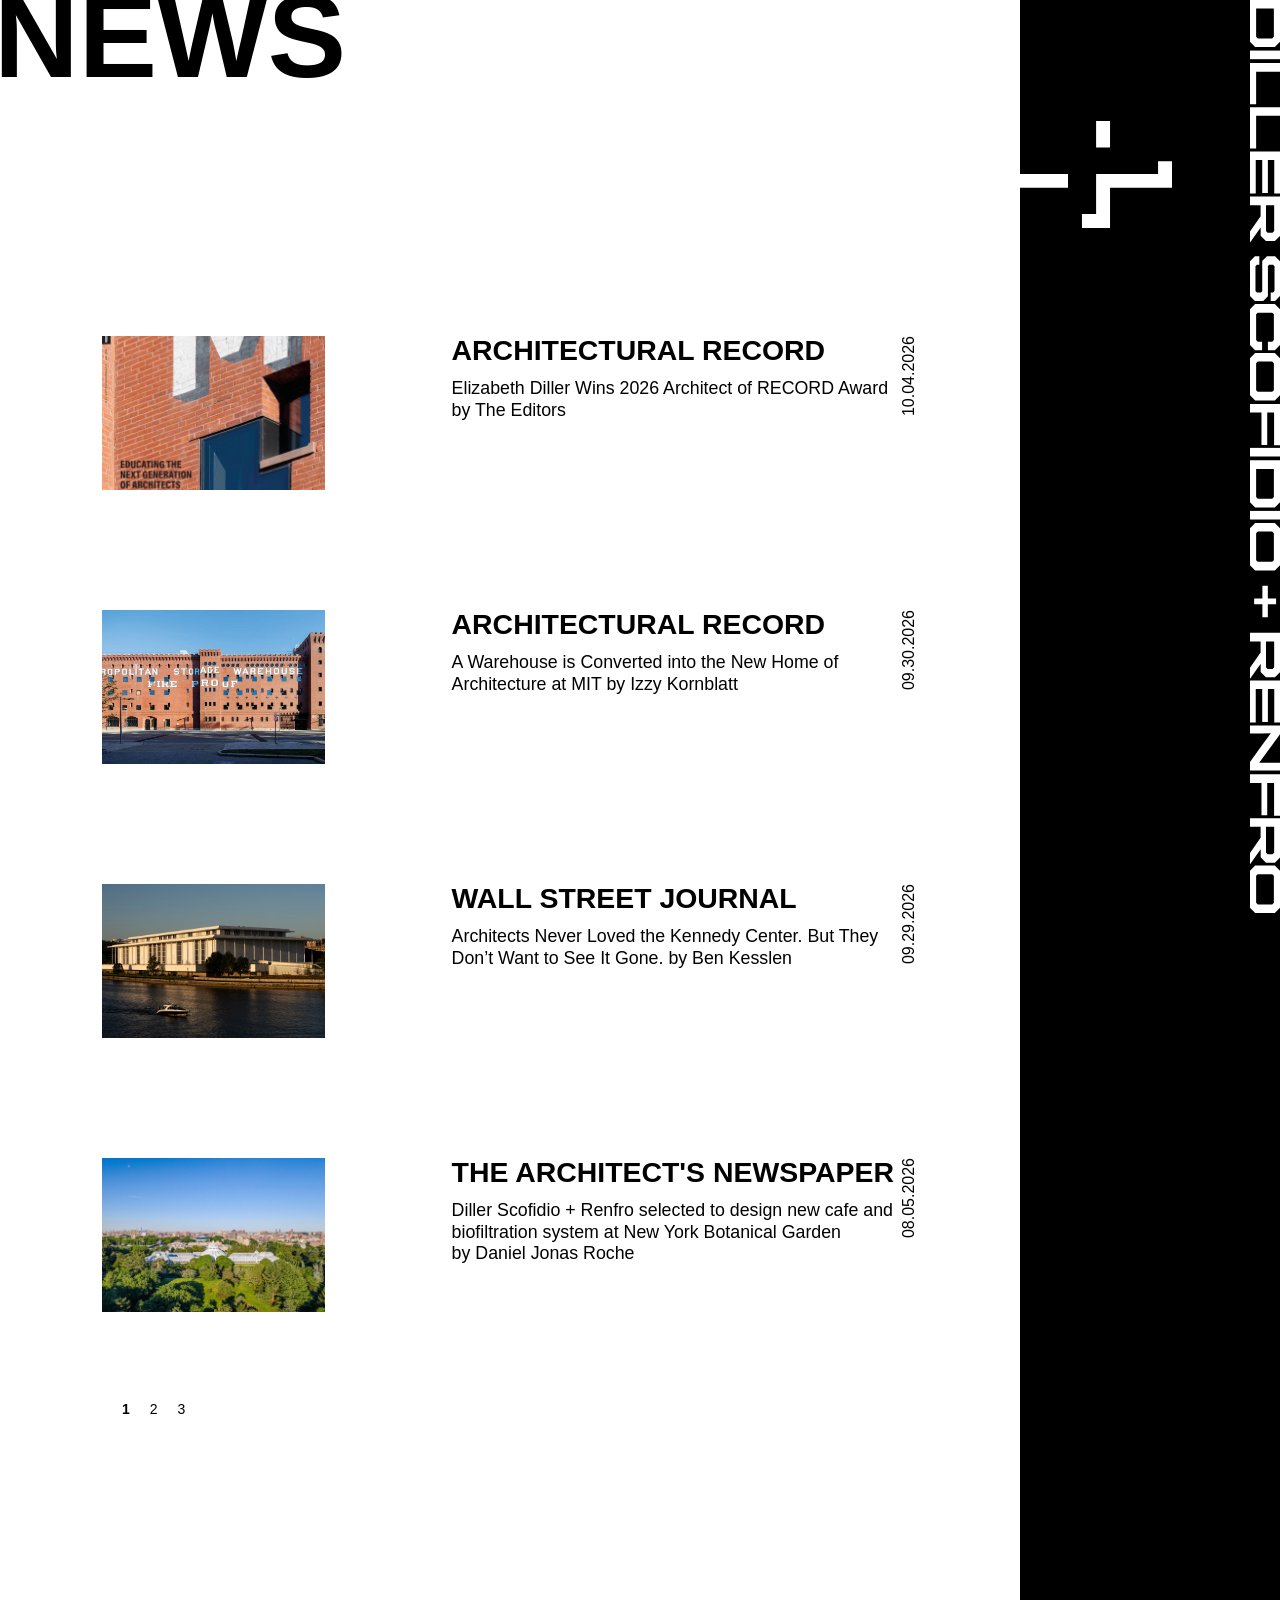
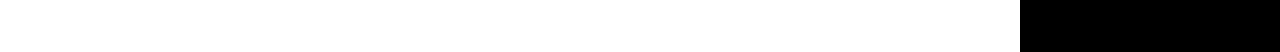
<file: news.html>
<!doctype html>
<html lang="en">
<head>
  <meta charset="utf-8">
  <meta name="viewport" content="width=device-width, initial-scale=1">
  <title>DS+R — News</title>
  <link rel="stylesheet" href="css/style.css">
</head>
<body>
  <main class="news-page">
    <article class="news-content">
      <h1 class="news-title">News</h1>
      <div class="news-list">
        <article class="news-item">
          <img src="assets/news/news-1.png" alt="">
          <div class="news-story">
            <h2>Architectural Record</h2>
            <p>Elizabeth Diller Wins 2026 Architect of RECORD Award <span>by The Editors</span></p>
          </div>
          <time datetime="2026-10-04">10.04.2026</time>
        </article>
        <article class="news-item">
          <img src="assets/news/news-2.png" alt="">
          <div class="news-story">
            <h2>Architectural Record</h2>
            <p>A Warehouse is Converted into the New Home of Architecture at MIT <span>by Izzy Kornblatt</span></p>
          </div>
          <time datetime="2026-09-30">09.30.2026</time>
        </article>
        <article class="news-item">
          <img src="assets/news/news-3.png" alt="">
          <div class="news-story">
            <h2>Wall Street Journal</h2>
            <p>Architects Never Loved the Kennedy Center. But They Don’t Want to See It Gone. <span>by Ben Kesslen</span></p>
          </div>
          <time datetime="2026-09-29">09.29.2026</time>
        </article>
        <article class="news-item">
          <img src="assets/news/news-4.png" alt="">
          <div class="news-story">
            <h2>The Architect's Newspaper</h2>
            <p>Diller Scofidio + Renfro selected to design new cafe and biofiltration system at New York Botanical Garden <span>by Daniel Jonas Roche</span></p>
          </div>
          <time datetime="2026-08-05">08.05.2026</time>
        </article>
      </div>
      <nav class="news-pagination" aria-label="News pages">
        <a class="active" href="#page-1">1</a>
        <a href="#page-2">2</a>
        <a href="#page-3">3</a>
      </nav>
    </article>

    <aside class="news-rail" aria-label="DS+R menu controls">
      <a class="menu-vertical-link" href="menu.html" aria-label="Open menu">
        <img class="menu-vertical" src="assets/news/menu-vertical.svg" alt="">
      </a>
      <img class="side-name" src="assets/news/side-name.svg" alt="DS+R">
    </aside>
  </main>
</body>
</html>
</file>
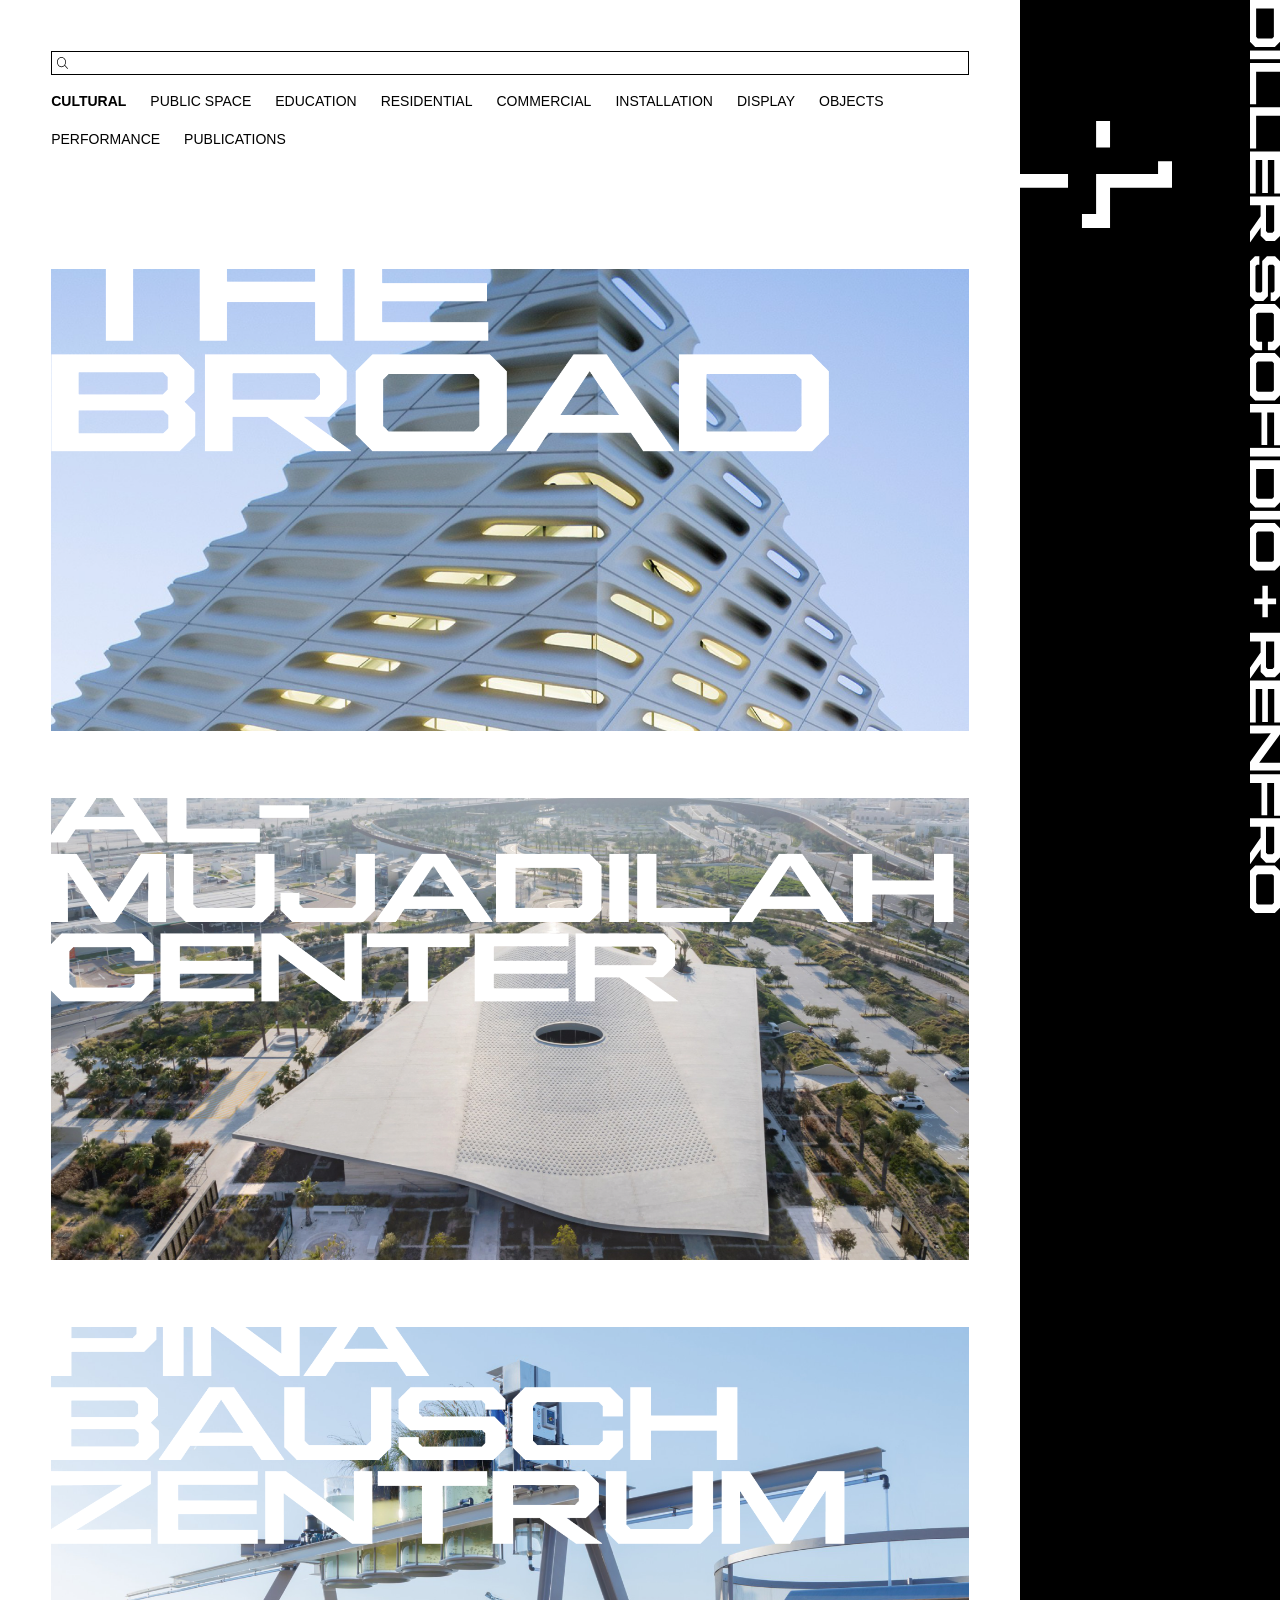
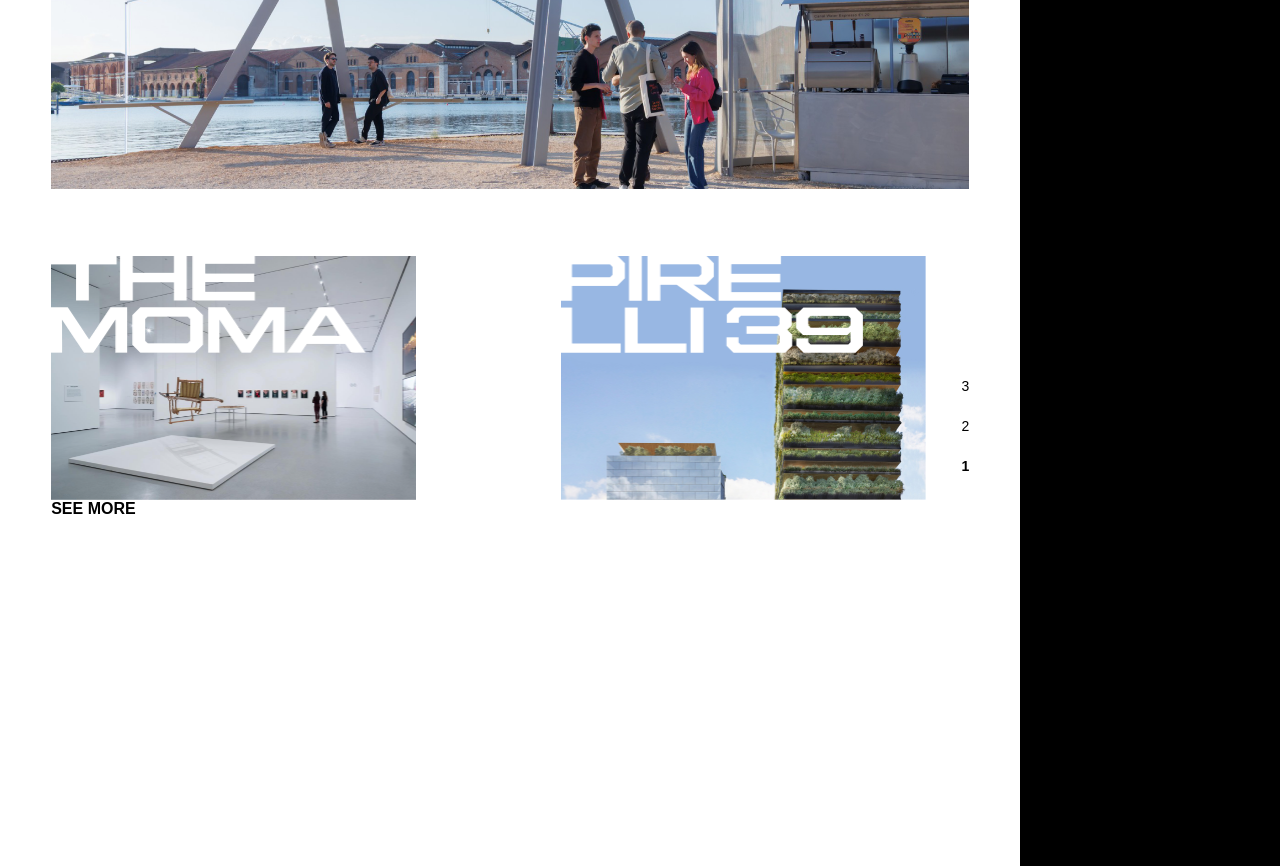
<file: projects.html>
<!doctype html>
<html lang="en">
<head>
  <meta charset="utf-8">
  <meta name="viewport" content="width=device-width, initial-scale=1">
  <title>DS+R — Projects</title>
  <link rel="stylesheet" href="css/style.css">
</head>
<body>
  <main class="projects-page">
    <section class="projects-content" aria-labelledby="projects-title">
      <h1 id="projects-title" class="visually-hidden">Projects</h1>
      <form class="project-search" role="search">
        <label class="visually-hidden" for="project-search-input">Search projects</label>
        <img src="assets/projects/search.svg" alt="" aria-hidden="true">
        <input id="project-search-input" type="search" placeholder="" />
      </form>

      <nav class="project-categories" aria-label="Project categories">
        <a class="active" href="#cultural">Cultural</a>
        <a href="#public-space">Public Space</a>
        <a href="#education">Education</a>
        <a href="#residential">Residential</a>
        <a href="#commercial">Commercial</a>
        <a href="#installation">Installation</a>
        <a href="#display">Display</a>
        <a href="#objects">Objects</a>
        <a href="#performance">Performance</a>
        <a href="#publications">Publications</a>
      </nav>

      <div class="project-grid">
        <a class="project-card project-card-large" href="broad.html">
          <img src="assets/projects/project-1.png" alt="Featured cultural project">
        </a>
        <a class="project-card project-card-large" href="mosque.html">
          <img src="assets/projects/project-2.png" alt="Al-Mujadilah Center and Mosque for Women">
        </a>
        <a class="project-card project-card-large" href="#project-3">
          <img src="assets/projects/project-3.png" alt="Featured installation project">
        </a>
        <a class="project-card project-card-small" href="#project-4">
          <img src="assets/projects/project-4.png" alt="Featured project">
        </a>
        <a class="project-card project-card-small" href="#project-5">
          <img src="assets/projects/project-5.png" alt="Featured project">
        </a>
      </div>

      <a class="see-more" href="#more">See more</a>
      <nav class="pagination" aria-label="Project pages">
        <a href="#page-3">3</a>
        <a href="#page-2">2</a>
        <a class="active" href="#page-1">1</a>
      </nav>
    </section>

    <aside class="projects-rail" aria-label="DS+R menu controls">
      <a class="menu-vertical-link" href="menu.html" aria-label="Open menu">
        <img class="menu-vertical" src="assets/menu-vertical.svg" alt="">
      </a>
      <img class="side-name" src="assets/side-name.svg" alt="DS+R">
    </aside>
  </main>
</body>
</html>
</file>
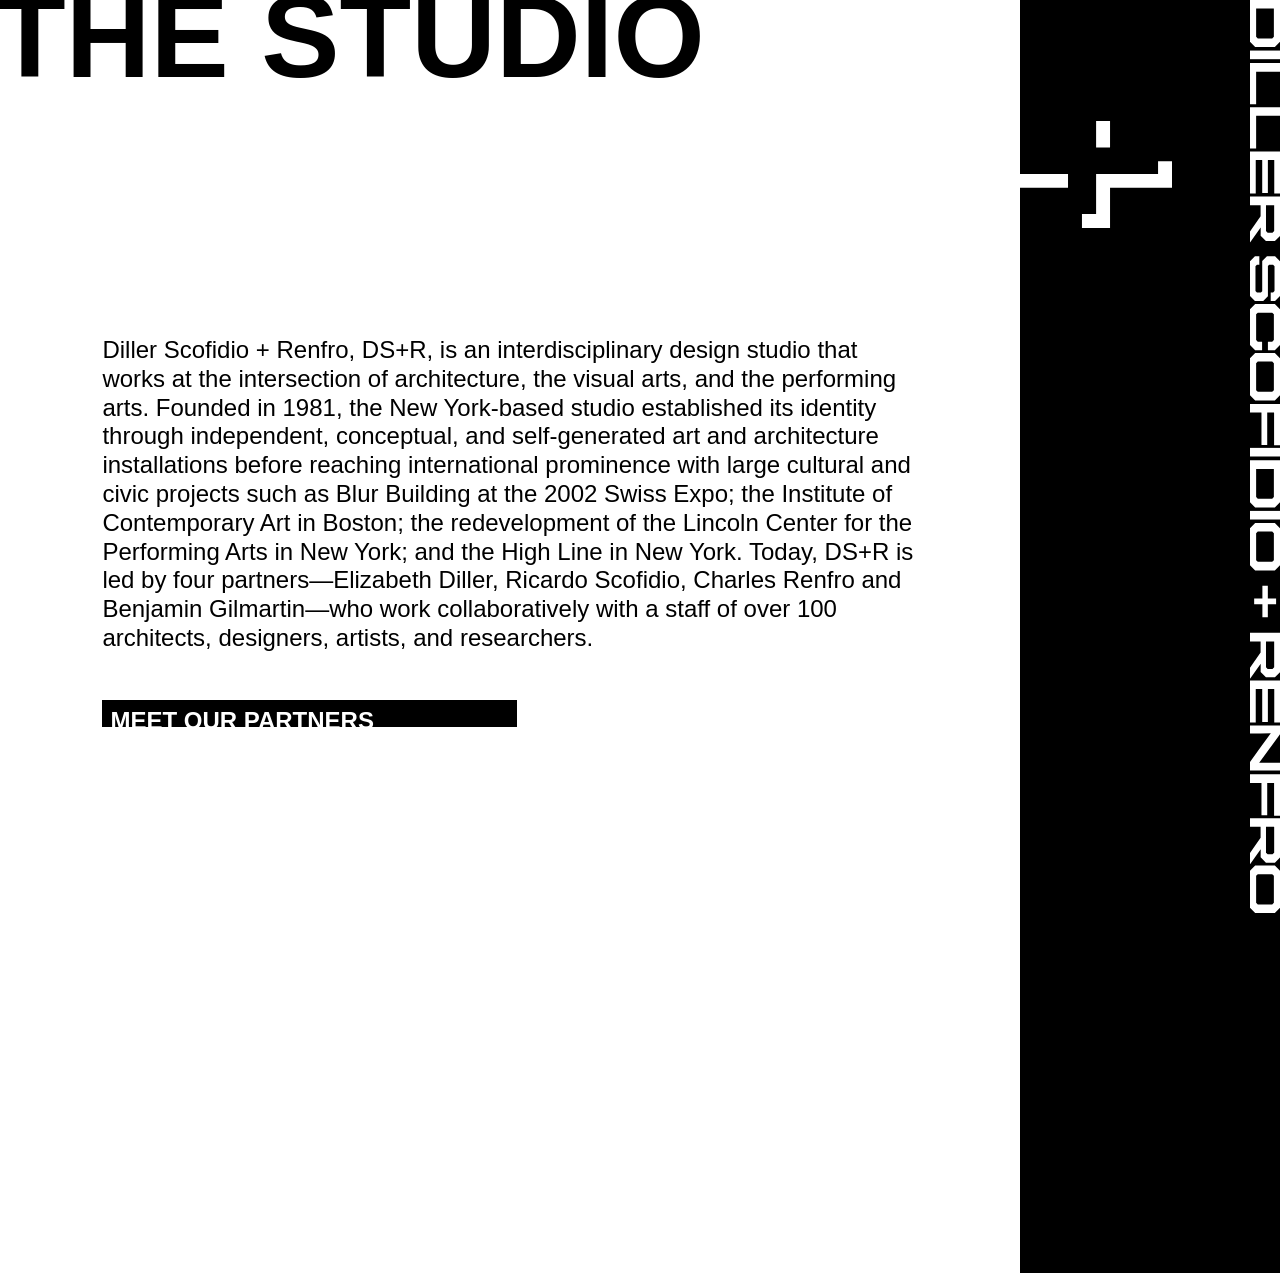
<file: studio.html>
<!doctype html>
<html lang="en">
<head>
  <meta charset="utf-8">
  <meta name="viewport" content="width=device-width, initial-scale=1">
  <title>DS+R — The Studio</title>
  <link rel="stylesheet" href="css/style.css">
</head>
<body>
  <main class="studio-page">
    <article class="studio-content">
      <h1 class="studio-title">The Studio</h1>
      <div class="studio-copy">
        <p>Diller Scofidio + Renfro, DS+R, is an interdisciplinary design studio that works at the intersection of architecture, the visual arts, and the performing arts. Founded in 1981, the New York-based studio established its identity through independent, conceptual, and self-generated art and architecture installations before reaching international prominence with large cultural and civic projects such as Blur Building at the 2002 Swiss Expo; the Institute of Contemporary Art in Boston; the redevelopment of the Lincoln Center for the Performing Arts in New York; and the High Line in New York. Today, DS+R is led by four partners—Elizabeth Diller, Ricardo Scofidio, Charles Renfro and Benjamin Gilmartin—who work collaboratively with a staff of over 100 architects, designers, artists, and researchers.</p>
      </div>
      <a class="studio-partners" href="#partners">meet our partners</a>
    </article>

    <aside class="studio-rail" aria-label="DS+R menu controls">
      <a class="menu-vertical-link" href="menu.html" aria-label="Open menu">
        <img class="menu-vertical" src="assets/studio/menu-vertical.svg" alt="">
      </a>
      <img class="side-name" src="assets/studio/side-name.svg" alt="DS+R">
    </aside>
  </main>
</body>
</html>
</file>
<file: css/style.css>
/* GLOBAL STYLESHEET */
*, *::before, *::after { box-sizing: border-box; }

:root {
  color: #000;
  background: #000;
  font-family: "Gear Wide", "Arial Black", Arial, sans-serif;
}

html,
body {
  min-width: 1440px;
  min-height: 2995px;
  margin: 0;
  background: #000;
}

.home-page {
  position: relative;
  width: 1440px;
  min-height: 2995px;
  overflow: hidden;
  background: #fff;
}

.home-navigation {
  position: absolute;
  top: 122px;
  left: calc(8.33% + 2px);
  width: 1195.819px;
  height: 241px;
}

.home-nav-art {
  display: block;
  width: 100%;
  height: 100%;
}

.home-menu-link {
  position: absolute;
  top: 0;
  right: 0;
  width: 170px;
  height: 120px;
  outline-offset: 6px;
}

.home-menu-link:focus-visible {
  outline: 3px solid #000;
}

.home-quote {
  position: absolute;
  top: 633px;
  right: 0;
  left: auto;
  display: block;
  width: 1196px;
  height: 447px;
}

.home-projects {
  position: absolute;
  top: 1080px;
  left: 0;
  width: 1440px;
  height: 1915px;
  overflow: hidden;
}

.home-projects-background {
  position: absolute;
  top: 0;
  left: 0;
  width: 1062px;
  height: 1080px;
  background: #000;
}

.home-high-line {
  position: absolute;
  top: 87px;
  left: calc(33.33% + 7px);
  display: block;
  width: 1002px;
  height: 668px;
  object-fit: cover;
}

.home-broad {
  position: absolute;
  top: 694px;
  left: calc(8.33% + 2px);
  display: block;
  width: 345px;
  height: 207px;
  object-fit: cover;
}

.home-museum {
  position: absolute;
  top: 973px;
  left: calc(8.33% + 2px);
  display: block;
  width: 1196px;
  height: 816px;
  object-fit: cover;
}

.home-pagination {
  position: absolute;
  display: block;
  display: flex;
  gap: 10px;
  width: auto;
  height: 10px;
  padding: 0;
  border: 0;
  background: none;
  cursor: pointer;
}

.home-pagination-dot {
  display: block;
  width: 11.776px;
  height: 9.856px;
  background: #fff;
}

.home-pagination-dot.is-active {
  background: #000;
}

.home-pagination-highline {
  top: 724px;
  left: calc(33.33% + 38px);
}

.home-pagination-museum {
  top: 1761px;
  left: calc(8.33% + 21px);
}

.menu-page {
  position: relative;
  width: 100%;
  min-height: 2600px;
  overflow: hidden;
  background: #fff;
}

.menu-links {
  position: absolute;
  top: -7px;
  left: -6px;
  z-index: 1;
  display: flex;
  flex-direction: column;
  width: 1141px;
  font-size: 128px;
  font-weight: 700;
  line-height: 100px;
  letter-spacing: 0;
  text-transform: uppercase;
}

.menu-links a {
  color: #000;
  text-decoration: none;
}

.menu-links a:focus-visible,
.menu-vertical-link:focus-visible {
  outline: 3px solid #000;
  outline-offset: 6px;
}

.menu-rail {
  position: absolute;
  top: 0;
  right: 0;
  width: 292px;
  height: 2600px;
  background: #000;
}

.menu-vertical-link {
  position: absolute;
  top: 121px;
  left: 0;
  display: block;
  width: 170px;
  height: 120.127px;
}

.menu-vertical {
  display: block;
  width: 100%;
  height: 100%;
}

.side-name {
  position: absolute;
  top: 0;
  right: 0;
  bottom: auto;
  width: 34.25px;
  height: 1027.121px;
}

.projects-page {
  position: relative;
  width: 1440px;
  min-height: 2466px;
  overflow: hidden;
  background: #fff;
  font-family: "Elms Sans", sans-serif;
}

.projects-content {
  position: relative;
  width: 1148px;
  min-height: 2466px;
}

.project-categories {
  position: absolute;
  top: 103px;
  left: 122px;
  display: grid;
  grid-template-columns: repeat(8, minmax(0, 1fr));
  row-gap: 18px;
  width: 831px;
  text-transform: uppercase;
}

.project-categories a,
.pagination a,
.see-more {
  color: #000;
  text-decoration: none;
}

.project-categories a {
  font-size: 14px;
  font-weight: 300;
  line-height: 20px;
}

.project-categories a.active,
.see-more,
.pagination a.active {
  font-weight: 800;
}

.project-search {
  position: absolute;
  top: 59px;
  left: 122px;
  display: flex;
  align-items: center;
  width: 831px;
  height: 24px;
  border: 0.6px solid #000;
}

.project-search img {
  flex: 0 0 11.021px;
  width: 11.021px;
  height: 12.139px;
  aspect-ratio: 11.0211 / 12.1392;
  margin-left: 5px;
}

.project-search input {
  min-width: 0;
  width: 100%;
  height: 100%;
  padding: 0 7px;
  border: 0;
  outline: 0;
  font: inherit;
}

.project-grid {
  position: absolute;
  top: 247px;
  left: 122px;
  display: block;
  width: 831px;
  height: 1810px;
}

.project-card {
  position: absolute;
  display: block;
  overflow: hidden;
}

.project-card img {
  display: block;
  width: 100%;
  height: 100%;
  object-fit: cover;
}

.project-card-large {
  width: 831px;
  height: 462px;
}

.project-card-large:nth-child(1) { top: 0; }
.project-card-large:nth-child(2) { top: 522px; }
.project-card-large:nth-child(3) { top: 1044px; }
.project-card-small {
  top: 1566px;
  width: 365px;
  height: 244px;
}
.project-card-small:nth-child(4) { left: 0; }
.project-card-small:nth-child(5) { left: 466px; }

.see-more {
  position: absolute;
  top: 2096px;
  left: 122px;
  font-size: 16px;
  text-transform: uppercase;
}

.pagination {
  position: absolute;
  top: 1976px;
  left: 1064px;
  display: flex;
  flex-direction: column;
  gap: 20px;
}

.pagination a {
  font-size: 14px;
  line-height: 20px;
}

.projects-rail {
  position: absolute;
  top: 0;
  right: 0;
  width: 292px;
  height: 2466px;
  background: #000;
}

.visually-hidden {
  position: absolute;
  width: 1px;
  height: 1px;
  padding: 0;
  margin: -1px;
  overflow: hidden;
  clip: rect(0, 0, 0, 0);
  white-space: nowrap;
  border: 0;
}

.broad-page {
  position: relative;
  width: 1440px;
  min-height: 4015px;
  overflow: hidden;
  background: #fff;
}

.broad-content {
  position: relative;
  width: 1148px;
  min-height: 4015px;
}

.broad-title {
  position: absolute;
  top: -7px;
  left: -6px;
  width: 1075px;
  margin: 0;
  font-family: "Gear Wide", "Arial Black", Arial, sans-serif;
  font-size: 132px;
  font-weight: 700;
  line-height: 100px;
  text-transform: uppercase;
}

.broad-location {
  position: absolute;
  top: 234px;
  left: calc(8.33% + 72px);
  width: 31px;
  height: 209px;
  color: #000;
  font-family: "Elms Sans", Arial, sans-serif;
  font-size: 24px;
  font-weight: 300;
  line-height: 1;
  text-transform: uppercase;
  writing-mode: vertical-rl;
  transform: rotate(180deg);
}

.broad-exterior {
  position: absolute;
  top: 233px;
  left: calc(16.67% + 3px);
  display: block;
  width: 1090px;
  height: 726px;
  object-fit: cover;
}

.broad-copy {
  position: absolute;
  top: 1059px;
  left: calc(16.67% + 3px);
  width: 710px;
  color: #000;
  font-family: "Elms Sans", Arial, sans-serif;
  font-size: 20px;
  font-weight: 300;
  line-height: 1.2;
}

.broad-copy section {
  margin: 0 0 42px;
}

.broad-copy h2 {
  margin: 0 0 24px;
  font-size: 20px;
  font-weight: 800;
  line-height: 1;
}

.broad-copy p {
  margin: 0 0 42px;
}

.broad-copy section:last-of-type p {
  margin-bottom: 0;
}

.broad-copy-first {
  top: 1059px;
}

.broad-copy-second {
  top: 2650px;
}

.broad-interior {
  position: absolute;
  top: 2017px;
  left: -152px;
  display: block;
  width: 1105px;
  height: 579px;
  object-fit: cover;
}

.broad-rail {
  position: absolute;
  top: 0;
  right: 0;
  width: 292px;
  height: 4015px;
  background: #000;
}

.mosque-page {
  position: relative;
  width: 1440px;
  min-height: 4015px;
  overflow: hidden;
  background: #fff;
}

.mosque-content {
  position: relative;
  width: 1148px;
  min-height: 4015px;
}

.mosque-title {
  position: absolute;
  top: -7px;
  left: -6px;
  width: 1081px;
  margin: 0;
  font-family: "Gear Wide", "Arial Black", Arial, sans-serif;
  font-size: 90px;
  font-weight: 700;
  line-height: 74px;
  text-transform: uppercase;
}

.mosque-location {
  position: absolute;
  top: 329px;
  left: calc(8.33% + 72px);
  width: 31px;
  height: 163px;
  color: #000;
  font-family: "Elms Sans", Arial, sans-serif;
  font-size: 24px;
  font-weight: 300;
  line-height: 1;
  text-transform: uppercase;
  writing-mode: vertical-rl;
  transform: rotate(180deg);
}

.mosque-exterior {
  position: absolute;
  top: 329px;
  left: calc(16.67% + 3px);
  display: block;
  width: 1090px;
  height: 726px;
  object-fit: cover;
}

.mosque-copy {
  position: absolute;
  left: calc(16.67% + 3px);
  width: 710px;
  color: #000;
  font-family: "Elms Sans", Arial, sans-serif;
  font-size: 20px;
  font-weight: 300;
  line-height: 1.2;
}

.mosque-copy p {
  margin: 0 0 42px;
}

.mosque-copy-first {
  top: 1155px;
}

.mosque-copy-second {
  top: 2700px;
}

.mosque-interior {
  position: absolute;
  top: 2078px;
  left: -152px;
  display: block;
  width: 1105px;
  height: 579px;
  object-fit: cover;
}

.mosque-rail {
  position: absolute;
  top: 0;
  right: 0;
  width: 292px;
  height: 4015px;
  background: #000;
}

.studio-page {
  position: relative;
  width: 1440px;
  min-height: 1273px;
  overflow: hidden;
  background: #fff;
}

.studio-content {
  position: relative;
  width: 1148px;
  min-height: 1273px;
}

.studio-title {
  position: absolute;
  top: -7px;
  left: -6px;
  width: 1075px;
  margin: 0;
  font-family: "Gear Wide", "Arial Black", Arial, sans-serif;
  font-size: 132px;
  font-weight: 700;
  line-height: 100px;
  text-transform: uppercase;
}

.studio-copy {
  position: absolute;
  top: 336px;
  left: 122px;
  width: 831px;
  color: #000;
  font-family: "Elms Sans", Arial, sans-serif;
  font-size: 24px;
  font-weight: 300;
  line-height: 1.2;
}

.studio-copy p {
  margin: 0;
}

.studio-partners {
  position: absolute;
  top: 700px;
  left: 123px;
  display: block;
  width: 415px;
  height: 35px;
  padding: 6px 8px 0;
  color: #fff;
  background: linear-gradient(#000 0 27px, transparent 27px 35px);
  font-family: "Gear Wide", "Arial Black", Arial, sans-serif;
  font-size: 24px;
  font-weight: 700;
  line-height: 29px;
  text-decoration: none;
  text-transform: uppercase;
  white-space: nowrap;
}

.studio-rail {
  position: absolute;
  top: 0;
  right: 0;
  width: 292px;
  height: 1273px;
  background: #000;
}

.meet-us-page {
  position: relative;
  width: 1440px;
  min-height: 2584px;
  overflow: hidden;
  background: #fff;
}

.meet-us-content {
  position: relative;
  width: 1148px;
  min-height: 2584px;
}

.meet-us-title {
  position: absolute;
  top: -7px;
  left: -6px;
  width: 1147px;
  margin: 0;
  font-family: "Gear Wide", "Arial Black", Arial, sans-serif;
  font-size: 132px;
  font-weight: 700;
  line-height: 100px;
  text-transform: uppercase;
}

.person {
  position: absolute;
  left: 122px;
  width: 831px;
  color: #000;
  font-family: "Elms Sans", Arial, sans-serif;
  font-size: 20px;
  font-weight: 300;
  line-height: 1.2;
}

.person h2 {
  position: relative;
  z-index: 1;
  height: 43px;
  margin: 0 0 48px;
  padding: 8px 0 0;
  color: #fff;
  font-family: "Gear Wide", "Arial Black", Arial, sans-serif;
  font-size: 36px;
  font-weight: 700;
  line-height: 35px;
  text-transform: uppercase;
}

.person h2::before {
  position: absolute;
  top: -6px;
  left: 2px;
  z-index: -1;
  height: 42px;
  content: "";
  background: #000;
}

.person-diller h2::before { width: 538px; }
.person-scofidio h2::before { width: 544px; }
.person-renfro h2::before { width: 537px; }
.person-gilmartin h2::before { width: 610px; }

.person p {
  margin: 0;
}

.person-diller {
  top: 336px;
  height: 351px;
}

.person-scofidio {
  left: 124px;
  top: 747px;
  height: 351px;
}

.person-renfro {
  top: 1158px;
  height: 299px;
}

.person-gilmartin {
  left: 124px;
  top: 1517px;
  height: 325px;
}

.meet-us-image {
  position: absolute;
  top: 1946px;
  left: 365px;
  display: block;
  width: 852px;
  height: 639px;
  object-fit: cover;
}

.meet-us-rail {
  position: absolute;
  top: 0;
  right: 0;
  width: 292px;
  height: 2584px;
  background: #000;
}

.contact-page {
  position: relative;
  width: 1440px;
  min-height: 1472px;
  overflow: hidden;
  background: #fff;
}

.contact-content {
  position: relative;
  width: 1148px;
  min-height: 1472px;
}

.contact-title {
  position: absolute;
  top: -7px;
  left: -6px;
  width: 1075px;
  margin: 0;
  font-family: "Gear Wide", "Arial Black", Arial, sans-serif;
  font-size: 132px;
  font-weight: 700;
  line-height: 100px;
  text-transform: uppercase;
}

.contact-copy {
  position: absolute;
  top: 336px;
  left: 122px;
  width: 831px;
  color: #000;
  font-family: "Elms Sans", Arial, sans-serif;
  font-size: 24px;
  font-weight: 300;
  line-height: 1.2;
  text-transform: uppercase;
}

.contact-copy section {
  margin: 0 0 42px;
}

.contact-copy h2 {
  margin: 0 0 18px;
  font-size: 24px;
  font-weight: 800;
  line-height: 1;
}

.contact-copy p {
  margin: 0;
}

.contact-rail {
  position: absolute;
  top: 0;
  right: 0;
  width: 292px;
  height: 1472px;
  background: #000;
}

.news-page {
  position: relative;
  width: 1440px;
  min-height: 1652px;
  overflow: hidden;
  background: #fff;
}

.news-content {
  position: relative;
  width: 1148px;
  min-height: 1652px;
}

.news-title {
  position: absolute;
  top: -7px;
  left: -6px;
  width: 1075px;
  margin: 0;
  font-family: "Gear Wide", "Arial Black", Arial, sans-serif;
  font-size: 132px;
  font-weight: 700;
  line-height: 100px;
  text-transform: uppercase;
}

.news-list {
  position: absolute;
  top: 336px;
  left: 122px;
  width: 900px;
}

.news-item {
  position: relative;
  display: flex;
  width: 900px;
  height: 274px;
}

.news-item > img {
  width: 223px;
  height: 154px;
  object-fit: cover;
}

.news-story {
  width: 466px;
  margin-left: 142px;
  color: #000;
  font-family: "Elms Sans", Arial, sans-serif;
}

.news-story h2 {
  margin: 0 0 14px;
  font-size: 32px;
  font-weight: 800;
  line-height: 1;
  text-transform: uppercase;
}

.news-story p {
  margin: 0;
  font-size: 20px;
  font-weight: 300;
  line-height: 1.2;
}

.news-story span {
  white-space: nowrap;
}

.news-item time {
  position: absolute;
  top: 0;
  left: 872px;
  color: #000;
  font-family: "Elms Sans", Arial, sans-serif;
  font-size: 16px;
  font-weight: 300;
  writing-mode: vertical-rl;
  transform: rotate(180deg);
}

.news-pagination {
  position: absolute;
  top: 1401px;
  left: 122px;
  display: flex;
  gap: 20px;
}

.news-pagination a {
  color: #000;
  font-family: "Elms Sans", Arial, sans-serif;
  font-size: 14px;
  font-weight: 300;
  text-decoration: none;
}

.news-pagination a.active {
  font-weight: 800;
}

.news-rail {
  position: absolute;
  top: 0;
  right: 0;
  width: 292px;
  height: 1652px;
  background: #000;
}

@media (min-width: 1440px) {
  .home-page,
  .menu-page,
  .projects-page,
  .broad-page,
  .mosque-page,
  .studio-page,
  .meet-us-page,
  .contact-page,
  .news-page {
    width: 100vw;
  }
}

@media (max-width: 1439px) {
  html,
  body {
    min-width: 0;
    min-height: 100%;
  }

  .home-page,
  .menu-page,
  .projects-page,
  .broad-page,
  .mosque-page,
  .studio-page,
  .meet-us-page,
  .contact-page,
  .news-page {
    width: 100%;
    overflow: visible;
  }

  .home-page { min-height: 2995px; }
  .menu-page { min-height: 2600px; }
  .projects-page { min-height: 2466px; }
  .broad-page,
  .mosque-page { min-height: 4015px; }
  .studio-page { min-height: 1273px; }
  .meet-us-page { min-height: 2584px; }
  .contact-page { min-height: 1472px; }
  .news-page { min-height: 1652px; }

  .menu-rail,
  .projects-rail,
  .broad-rail,
  .mosque-rail,
  .studio-rail,
  .meet-us-rail,
  .contact-rail,
  .news-rail {
    width: clamp(120px, 20.28vw, 292px);
  }

  .menu-vertical-link {
    width: clamp(90px, 11.81vw, 170px);
    height: auto;
    aspect-ratio: 170 / 120.127;
  }

  .side-name {
    width: clamp(22px, 2.38vw, 34.25px);
    height: auto;
    aspect-ratio: 34.25 / 1027.121;
  }

  .home-navigation {
    left: 4vw;
    width: calc(100% - clamp(120px, 20.28vw, 292px) - 8vw);
    height: auto;
    aspect-ratio: 1195.819 / 241;
  }

  .home-quote {
    left: 4vw;
    width: calc(100% - clamp(120px, 20.28vw, 292px) - 8vw);
    height: auto;
    aspect-ratio: 1196 / 447;
  }

  .home-projects {
    width: 100%;
    height: auto;
    min-height: 80vh;
  }

  .home-projects-background {
    width: 74vw;
    height: 75vw;
  }

  .home-high-line {
    left: 50%;
    width: 48%;
    height: auto;
    aspect-ratio: 710 / 473;
  }

  .home-broad {
    left: 8vw;
    width: 24vw;
    height: auto;
    aspect-ratio: 345 / 207;
  }

  .home-museum {
    left: 8vw;
    width: 83%;
    height: auto;
    aspect-ratio: 1196 / 816;
  }

  .menu-page {
    min-height: 2600px;
  }

  .menu-links {
    width: calc(100% - clamp(120px, 20.28vw, 292px) - 2vw);
    font-size: clamp(54px, 8.9vw, 128px);
    line-height: clamp(48px, 6.95vw, 100px);
  }

  .projects-content {
    width: calc(100% - clamp(120px, 20.28vw, 292px));
    min-height: 100vh;
    padding: 4vw;
  }

  .project-search,
  .project-categories,
  .project-grid {
    position: static;
    width: 100%;
  }

  .project-categories {
    display: flex;
    flex-wrap: wrap;
    gap: 18px 24px;
    margin-top: 16px;
  }

  .project-categories a {
    position: static;
  }

  .project-grid {
    display: grid;
    grid-template-columns: repeat(2, minmax(0, 1fr));
    gap: 67px 101px;
    height: auto;
    margin-top: 120px;
  }

  .project-card {
    position: static;
  }

  .project-card-large {
    grid-column: 1 / -1;
    width: 100%;
  }

  .see-more {
    position: static;
    margin-top: 29px;
  }

  .pagination {
    left: auto;
    right: 4vw;
  }

  .broad-content,
  .mosque-content,
  .studio-content,
  .meet-us-content,
  .contact-content,
  .news-content {
    width: calc(100% - clamp(120px, 20.28vw, 292px));
    min-height: inherit;
  }

  .broad-title,
  .mosque-title,
  .studio-title,
  .meet-us-title,
  .contact-title,
  .news-title {
    width: calc(100vw - 2vw);
    font-size: clamp(58px, 9.17vw, 132px);
    line-height: clamp(48px, 6.95vw, 100px);
  }

  .broad-exterior,
  .mosque-exterior {
    left: 8vw;
    width: calc(100% - 12vw);
    height: auto;
    aspect-ratio: 1090 / 726;
  }

  .broad-copy,
  .mosque-copy {
    left: 8vw;
    width: calc(100% - 16vw);
    font-size: clamp(16px, 1.67vw, 20px);
  }

  .broad-interior,
  .mosque-interior {
    left: 0;
    width: calc(100% - 4vw);
    height: auto;
    aspect-ratio: 1105 / 579;
  }

  .studio-copy,
  .contact-copy {
    left: 8vw;
    width: calc(100% - 16vw);
    font-size: clamp(17px, 2vw, 24px);
  }

  .studio-partners {
    left: 8vw;
    width: min(415px, calc(100% - 16vw));
  }

  .person {
    left: 8vw;
    width: calc(100% - 16vw);
  }

  .person-scofidio,
  .person-gilmartin {
    left: 8vw;
  }

  .person h2 {
    font-size: clamp(24px, 3vw, 36px);
  }

  .meet-us-image {
    left: 20vw;
    width: calc(100% - 28vw);
    height: auto;
    aspect-ratio: 852 / 639;
  }

  .news-list {
    left: 8vw;
    width: calc(100% - 16vw);
  }

  .news-item {
    width: 100%;
  }

  .news-story {
    margin-left: clamp(20px, 9.86vw, 142px);
    width: min(466px, calc(100% - 300px));
  }

  .news-story h2 {
    font-size: clamp(20px, 2.22vw, 32px);
  }

  .news-story p {
    font-size: clamp(16px, 1.39vw, 20px);
  }

  .news-item time {
    left: auto;
    right: 0;
  }
}

@media (max-width: 767px) {
  .menu-rail,
  .projects-rail,
  .broad-rail,
  .mosque-rail,
  .studio-rail,
  .meet-us-rail,
  .contact-rail,
  .news-rail {
    width: 72px;
  }

  .menu-vertical-link {
    top: 24px;
    width: 68px;
  }

  .side-name {
    display: none;
  }

  .home-navigation {
    top: 42px;
    width: calc(100% - 96px);
  }

  .home-quote {
    top: 30vh;
    width: calc(100% - 96px);
  }

  .home-projects {
    top: 58vh;
  }

  .home-high-line {
    top: 8vw;
    left: 8vw;
    width: calc(100% - 16vw);
  }

  .home-broad {
    top: calc(63.94vw + 24px);
    left: 8vw;
    width: 30vw;
  }

  .home-museum {
    top: calc(81.94vw + 48px);
    left: 8vw;
    width: calc(100% - 16vw);
  }

  .home-pagination-highline {
    top: calc(61.34vw - 2px);
    left: 10.6vw;
  }

  .home-pagination-museum {
    top: calc(136.13vw + 48px);
    left: 9.34vw;
  }

  .menu-links {
    width: calc(100% - 88px);
    font-size: clamp(38px, 13vw, 80px);
    line-height: 1;
  }

  .projects-content,
  .broad-content,
  .mosque-content,
  .studio-content,
  .meet-us-content,
  .contact-content,
  .news-content {
    width: calc(100% - 72px);
  }

  .projects-content {
    padding: 24px 16px;
  }

  .project-search {
    position: static;
  }

  .project-categories {
    gap: 8px 12px;
  }

  .project-grid {
    display: flex;
    flex-direction: column;
    gap: 16px;
    margin-top: 40px;
  }

  .project-card-large,
  .project-card-small {
    width: 100%;
    height: auto !important;
    aspect-ratio: 2 / 1;
  }

  .project-card-small {
    aspect-ratio: 3 / 2;
  }

  .pagination {
    position: static;
    margin-top: 32px;
  }

  .broad-title,
  .mosque-title,
  .studio-title,
  .meet-us-title,
  .contact-title,
  .news-title {
    left: 0;
    width: calc(100% - 16px);
    font-size: clamp(42px, 10vw, 72px);
    line-height: 0.9;
  }

  .broad-exterior,
  .mosque-exterior {
    top: 150px;
    left: 16px;
    width: calc(100% - 32px);
  }

  .broad-copy,
  .mosque-copy {
    left: 16px;
    width: calc(100% - 32px);
    font-size: 16px;
  }

  .broad-copy-first,
  .mosque-copy-first {
    top: 390px;
  }

  .broad-copy-second,
  .mosque-copy-second {
    top: 1200px;
  }

  .broad-interior,
  .mosque-interior {
    top: 900px;
    left: 16px;
    width: calc(100% - 32px);
  }

  .studio-copy,
  .contact-copy {
    left: 16px;
    width: calc(100% - 32px);
    font-size: 17px;
  }

  .studio-partners {
    left: 16px;
    top: 620px;
    width: calc(100% - 32px);
    font-size: 18px;
  }

  .person,
  .person-scofidio,
  .person-gilmartin {
    position: relative;
    top: auto;
    left: 16px;
    width: calc(100% - 32px);
    height: auto;
    margin-top: 36px;
  }

  .meet-us-content {
    padding-top: 120px;
  }

  .person h2::before {
    width: min(610px, calc(100vw - 104px)) !important;
  }

  .meet-us-image {
    position: relative;
    top: auto;
    left: 16px;
    width: calc(100% - 32px);
    margin-top: 36px;
  }

  .contact-copy {
    top: 180px;
  }

  .contact-copy section {
    margin-bottom: 28px;
  }

  .news-list {
    top: 150px;
    left: 16px;
    width: calc(100% - 32px);
  }

  .news-item {
    height: auto;
    min-height: 180px;
    flex-wrap: wrap;
    gap: 12px;
    margin-bottom: 28px;
  }

  .news-item > img {
    width: 110px;
    height: 80px;
  }

  .news-story {
    flex: 1;
    width: auto;
    margin-left: 0;
  }

  .news-story h2 {
    font-size: 18px;
  }

  .news-story p {
    font-size: 15px;
  }

  .news-item time {
    position: static;
    width: 100%;
    margin-left: 0;
    transform: none;
    writing-mode: horizontal-tb;
  }

  .news-pagination {
    position: static;
    margin: 24px 16px;
  }
}

@media (max-width: 1000px) {
  .project-card-small {
    display: none;
  }
}
</file>
